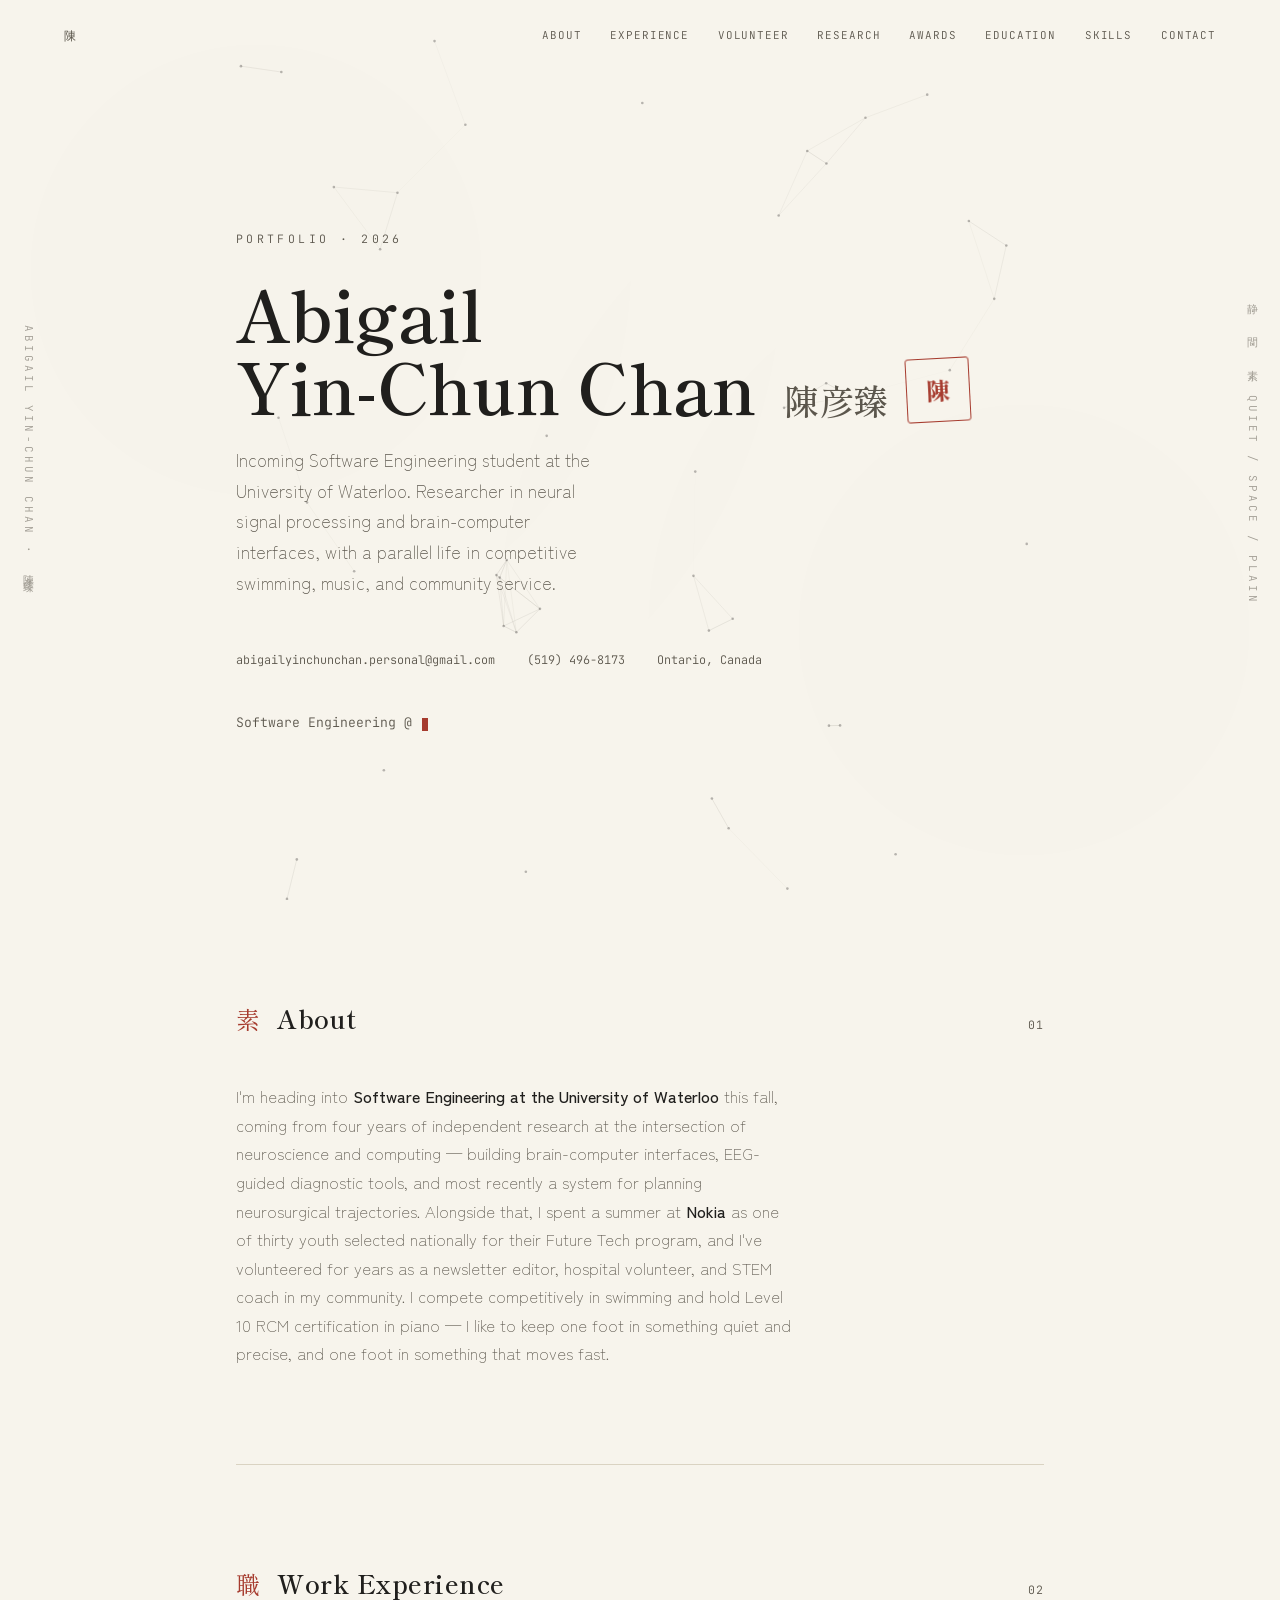
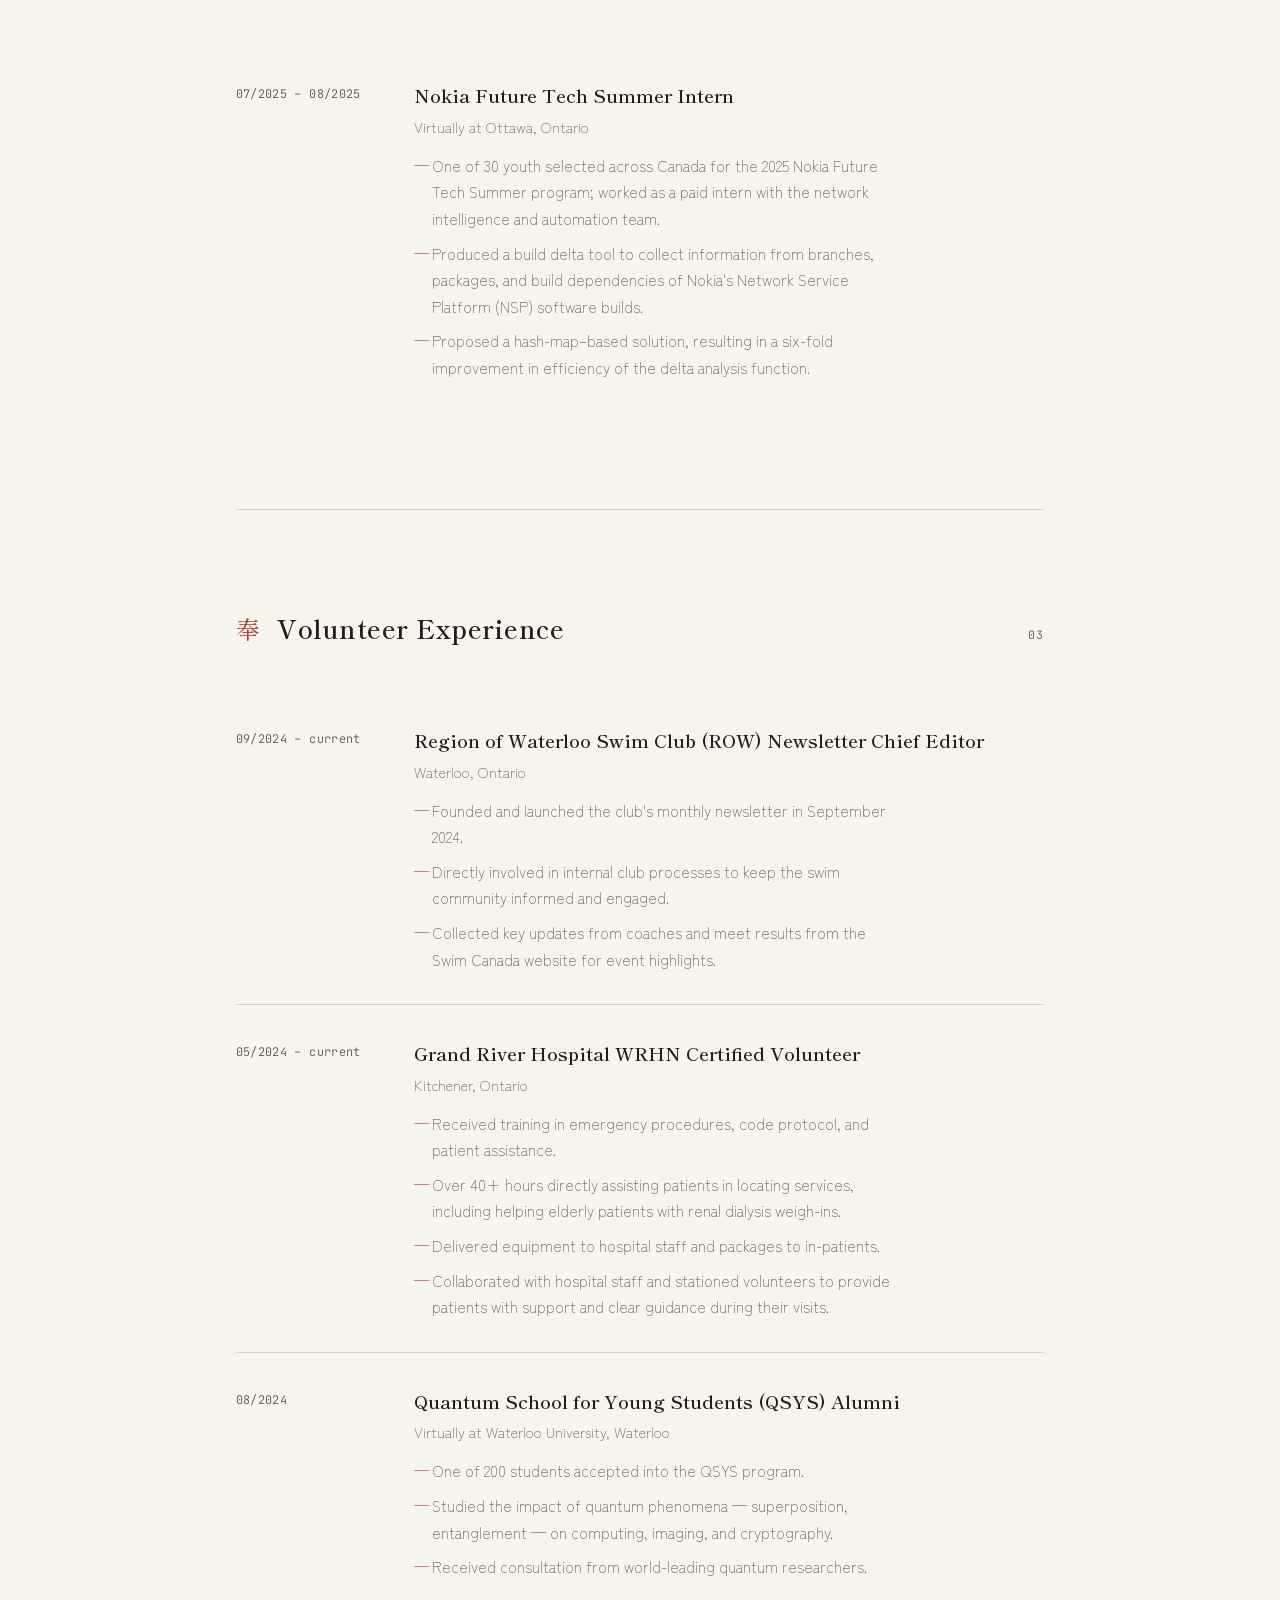
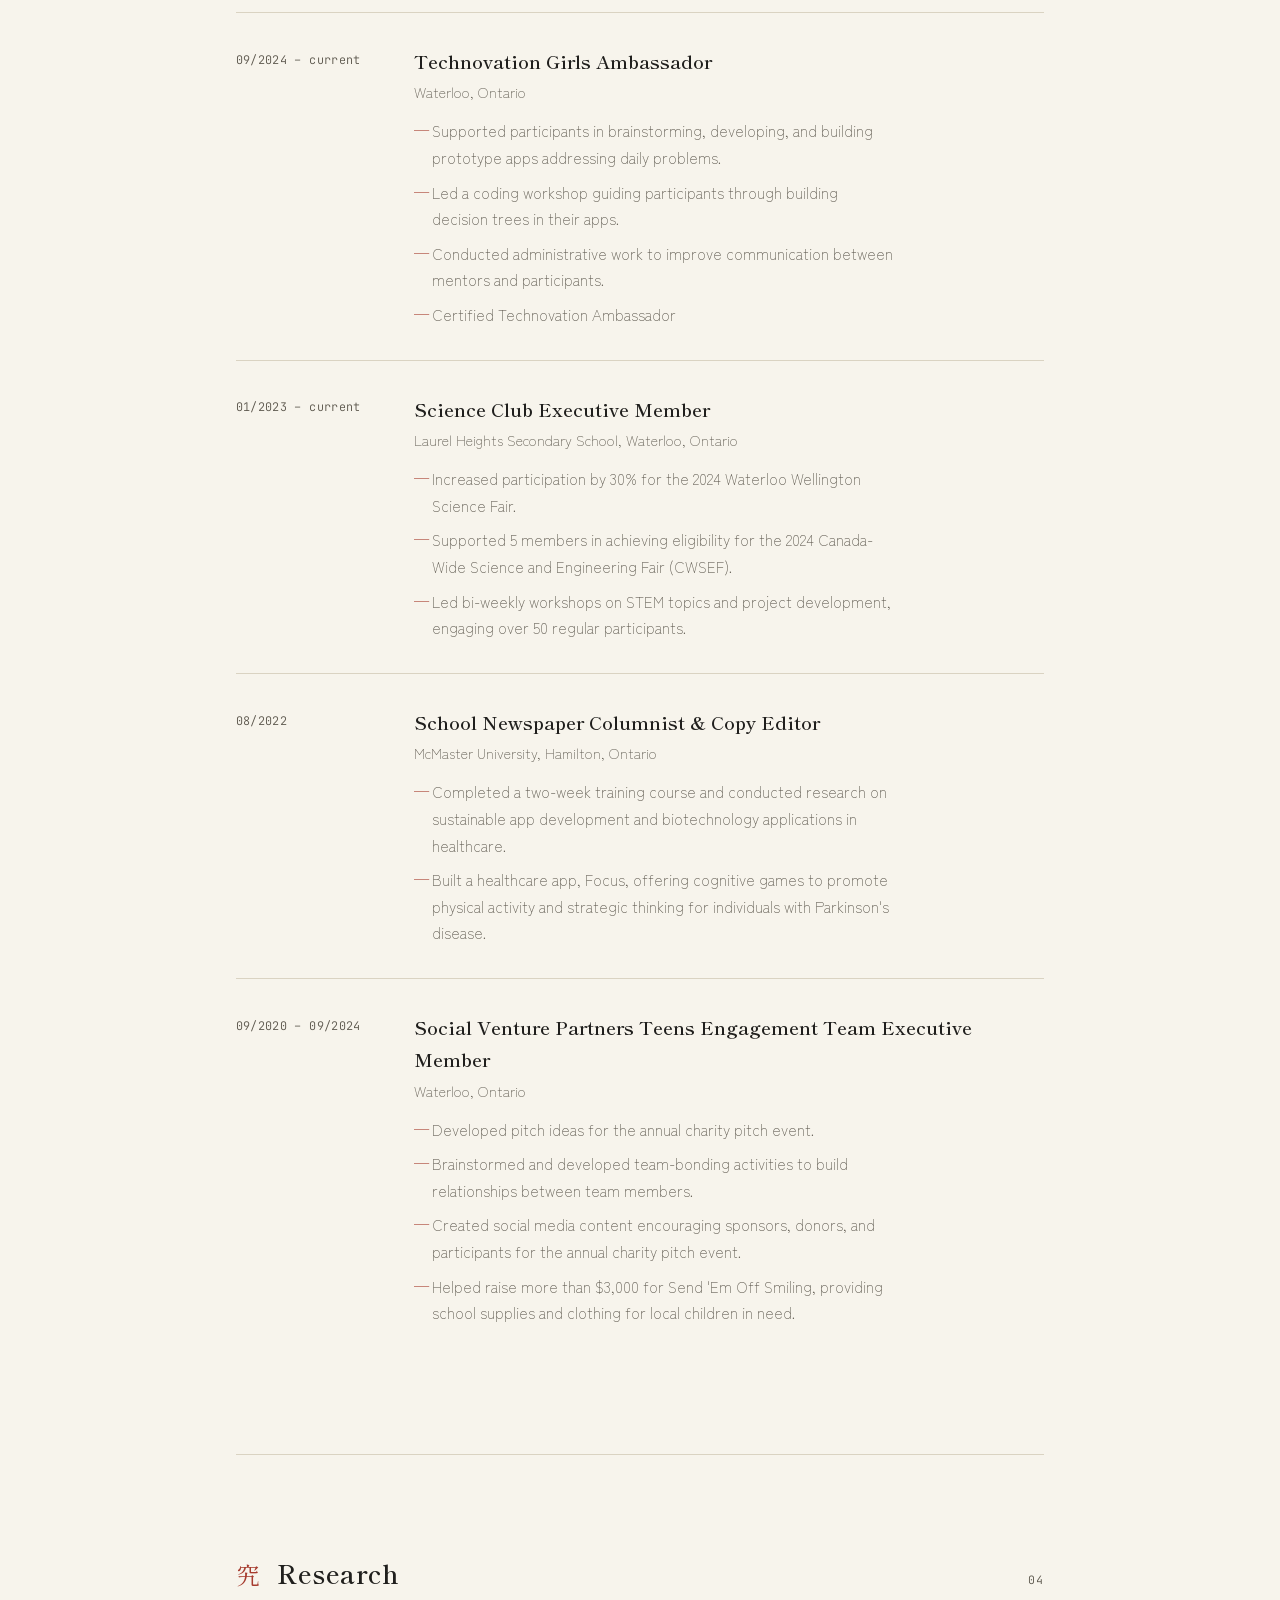
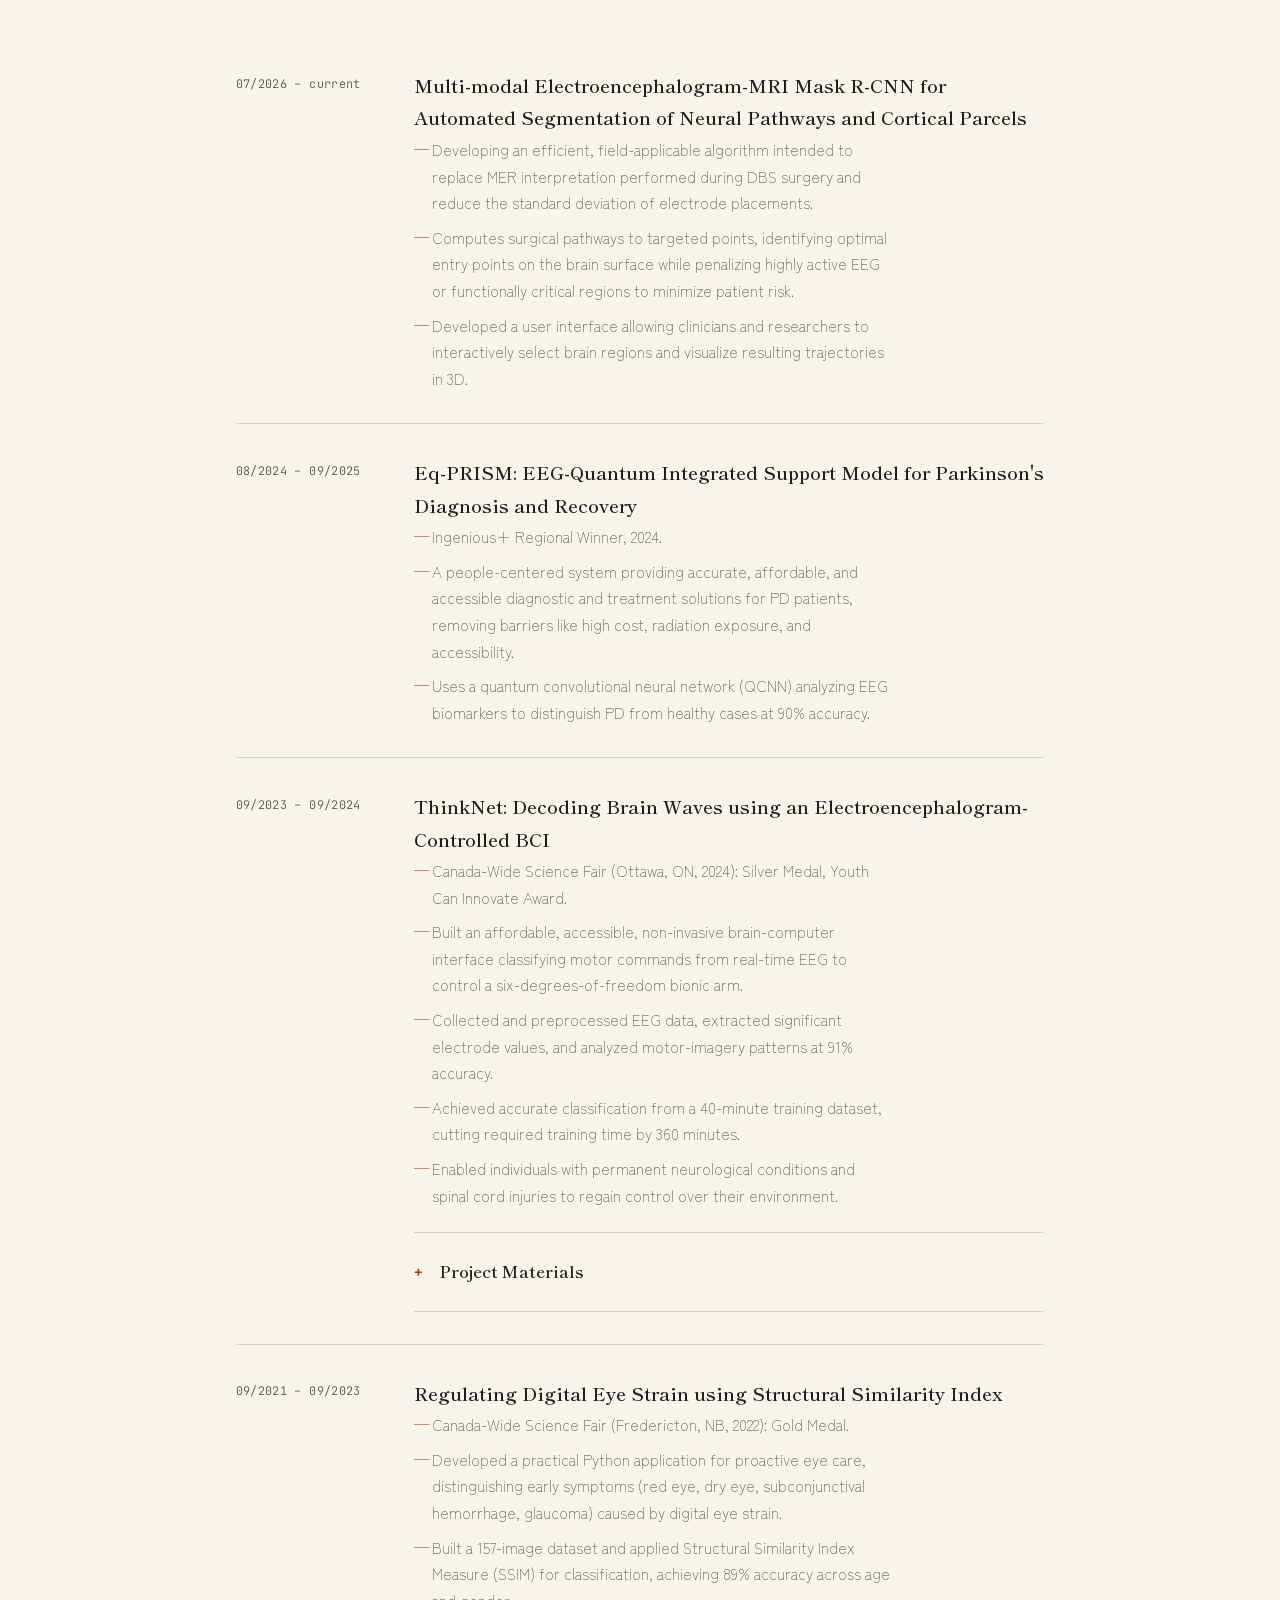
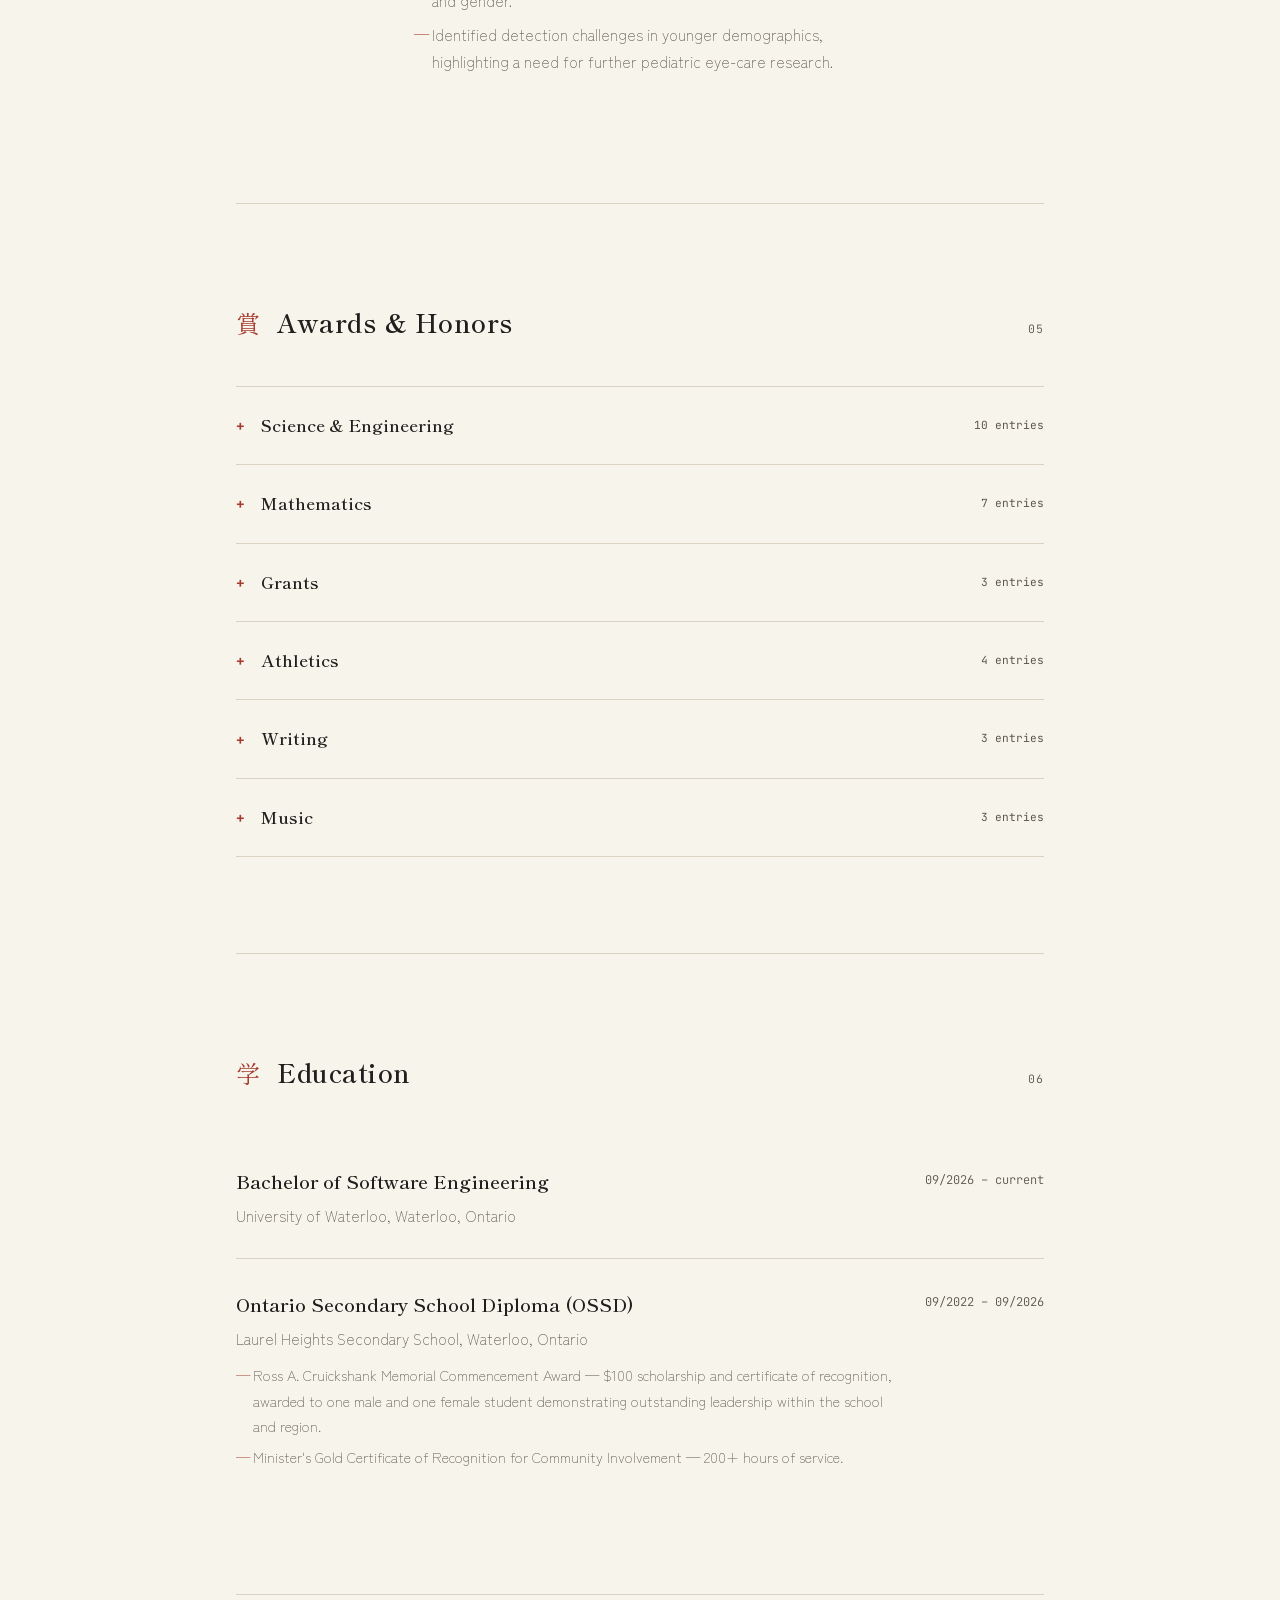
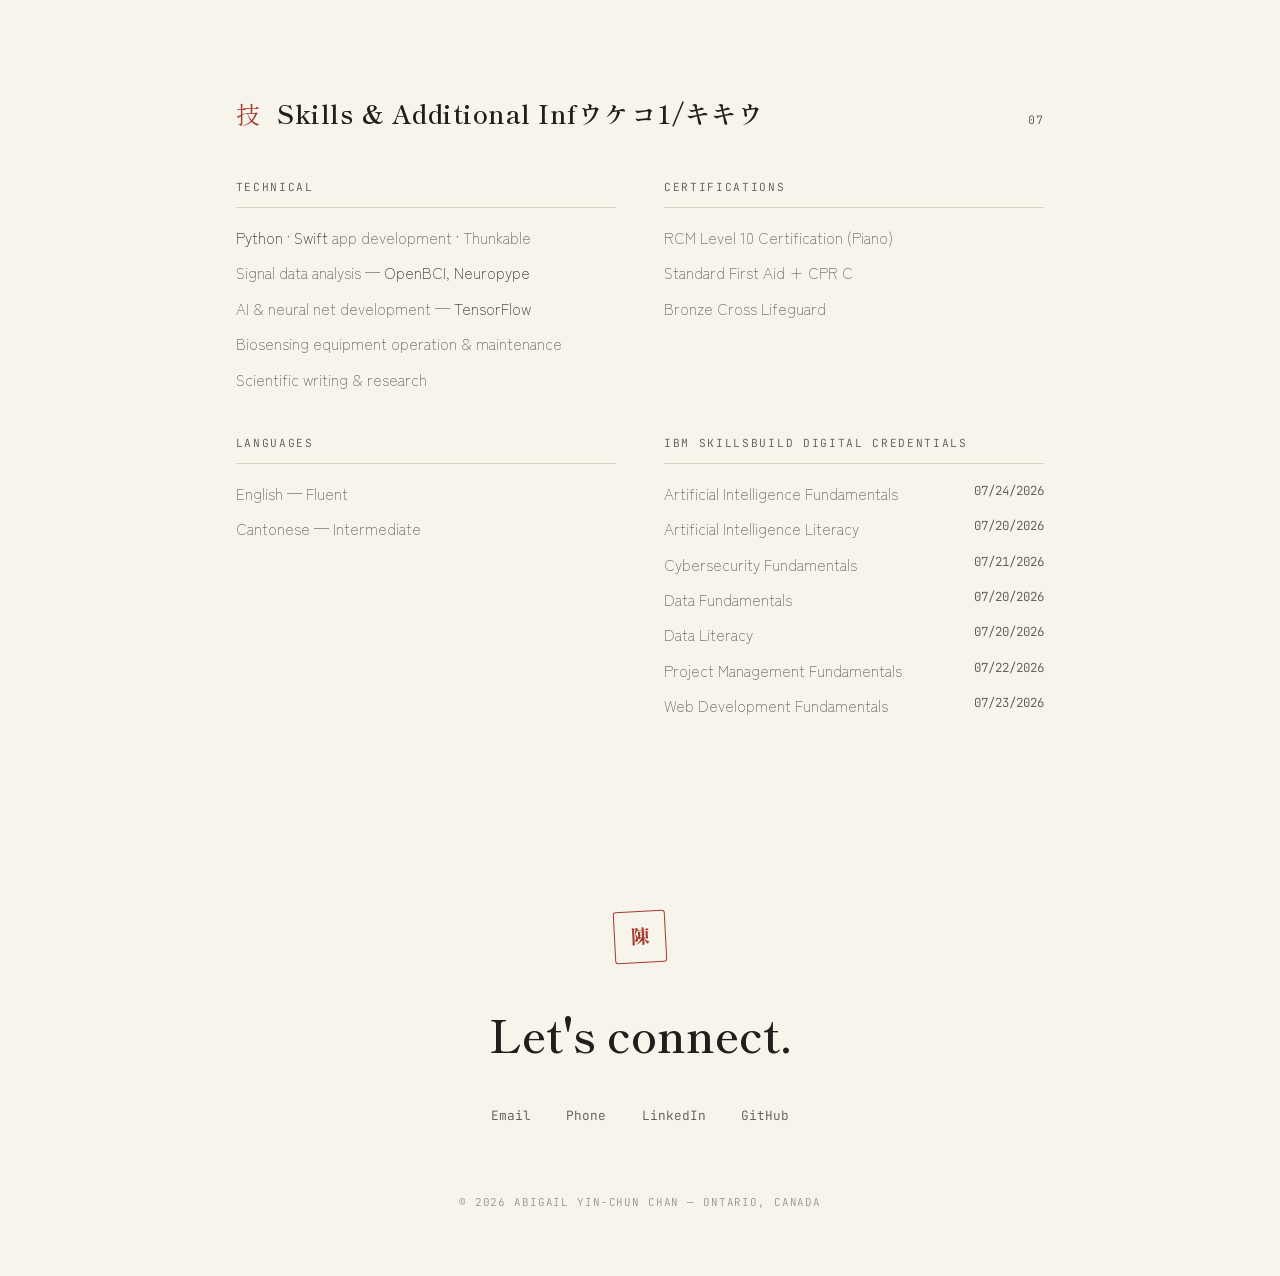
<file: index.html>
<!DOCTYPE html>
<html lang="en">
<head>
<meta charset="UTF-8">
<meta name="viewport" content="width=device-width, initial-scale=1.0">
<title>Abigail Yin-Chun Chan — Portfolio</title>
<link rel="preconnect" href="https://fonts.googleapis.com">
<link rel="preconnect" href="https://fonts.gstatic.com" crossorigin>
<link href="https://fonts.googleapis.com/css2?family=Shippori+Mincho:wght@400;500;600;700&family=Zen+Kaku+Gothic+New:wght@300;400;500;700&family=JetBrains+Mono:wght@400;500&display=swap" rel="stylesheet">
<style>
  :root{
    --paper: #F7F4EC;
    --paper-deep: #EFEADC;
    --ink: #201F1D;
    --ink-soft: #5B564C;
    --line: #DAD3C2;
    --seal: #A63B2E;

    --display: 'Shippori Mincho', serif;
    --body: 'Zen Kaku Gothic New', sans-serif;
    --mono: 'JetBrains Mono', monospace;
  }

  *{ margin:0; padding:0; box-sizing:border-box; }
  html{ scroll-behavior:smooth; }
  @media (prefers-reduced-motion: reduce){
    html{ scroll-behavior:auto; }
    *{ animation-duration:0.01ms !important; animation-iteration-count:1 !important; transition-duration:0.01ms !important; }
  }

  body{
    background:var(--paper);
    color:var(--ink);
    font-family:var(--body);
    font-weight:300;
    line-height:1.75;
    -webkit-font-smoothing:antialiased;
    overflow-x:hidden;
  }
  a{ color:inherit; text-decoration:none; }
  ::selection{ background:var(--seal); color:var(--paper); }
  :focus-visible{ outline:2px solid var(--seal); outline-offset:3px; }

  body::before{
    content:"";
    position:fixed; inset:0;
    pointer-events:none; z-index:1; opacity:0.35;
    background-image:
      radial-gradient(circle at 20% 30%, rgba(0,0,0,0.015) 0%, transparent 50%),
      radial-gradient(circle at 80% 70%, rgba(0,0,0,0.015) 0%, transparent 50%);
  }

  .rail{ position:fixed; top:0; bottom:0; width:56px; display:flex; align-items:center; justify-content:center; z-index:5; pointer-events:none; }
  .rail.left{ left:0; } .rail.right{ right:0; }
  .rail span{ writing-mode:vertical-rl; font-family:var(--mono); font-size:0.68rem; letter-spacing:0.28em; color:var(--ink-soft); opacity:0.55; text-transform:uppercase; }
  @media (max-width:900px){ .rail{ display:none; } }

  nav{ position:fixed; top:0; left:0; right:0; z-index:10; display:flex; justify-content:space-between; align-items:center; padding:1.6rem 4rem; pointer-events:none; }
  nav *{ pointer-events:auto; }
  .nav-mark{ font-family:var(--mono); font-size:0.72rem; letter-spacing:0.15em; color:var(--ink-soft); }
  .nav-links{ display:flex; gap:1.8rem; font-family:var(--mono); font-size:0.68rem; letter-spacing:0.08em; text-transform:uppercase; flex-wrap:wrap; justify-content:flex-end; }
  .nav-links a{ color:var(--ink-soft); position:relative; padding-bottom:2px; }
  .nav-links a::after{ content:""; position:absolute; left:0; right:0; bottom:-3px; height:1px; background:var(--seal); transform:scaleX(0); transform-origin:left; transition:transform 0.35s ease; }
  .nav-links a:hover::after, .nav-links a:focus-visible::after{ transform:scaleX(1); }
  @media (max-width:760px){ nav{ padding:1.2rem 1.6rem; } .nav-links{ display:none; } }
  @media (min-width:1000px){ .nav-links{ flex-wrap:nowrap; } }
  @media (min-width:900px){ .hero-name-row{ flex-wrap:nowrap; } }

  .wrap{ max-width:860px; margin:0 auto; padding:0 1.6rem; position:relative; z-index:2; }

  .hero{ min-height:100vh; display:flex; flex-direction:column; justify-content:center; padding-top:4rem; position:relative; overflow:hidden; }
  .hero-canvas{ position:absolute; inset:0; z-index:0; pointer-events:none; }
  .hero-content{ position:relative; z-index:1; }
  .hero-eyebrow{ font-family:var(--mono); font-size:0.72rem; letter-spacing:0.3em; color:var(--ink-soft); text-transform:uppercase; margin-bottom:1.6rem; opacity:0; animation:rise 0.9s 0.1s cubic-bezier(.2,.7,.2,1) forwards; }
  .hero-name-row{ display:flex; align-items:flex-end; gap:1.2rem; flex-wrap:wrap; }
  .hero h1{ font-family:var(--display); font-weight:600; font-size:clamp(2.4rem, 6.2vw, 4.4rem); line-height:1.05; letter-spacing:-0.01em; opacity:0; animation:rise 1s 0.25s cubic-bezier(.2,.7,.2,1) forwards; min-width:0; }
  .hero h1 .cjk{ font-size:0.5em; color:var(--ink-soft); font-weight:500; margin-left:0.3em; }
  .seal{ width:64px; height:64px; min-width:64px; border:1.5px solid var(--seal); color:var(--seal); display:flex; align-items:center; justify-content:center; font-family:var(--display); font-size:1.5rem; font-weight:700; border-radius:3px; transform:rotate(-3deg); opacity:0; animation:stamp 0.6s 0.9s cubic-bezier(.34,1.56,.64,1) forwards; flex-shrink:0; }
  .hero-role{ margin-top:1.4rem; font-size:1.1rem; font-weight:300; color:var(--ink-soft); max-width:40ch; opacity:0; animation:rise 0.9s 0.45s cubic-bezier(.2,.7,.2,1) forwards; }
  .hero-meta{ margin-top:3.2rem; display:flex; gap:2rem; flex-wrap:wrap; font-family:var(--mono); font-size:0.74rem; color:var(--ink-soft); opacity:0; animation:rise 0.9s 0.6s cubic-bezier(.2,.7,.2,1) forwards; }
  .hero-meta a:hover{ color:var(--seal); }

  .terminal{ margin-top:2.6rem; font-family:var(--mono); font-size:0.82rem; color:var(--ink-soft); min-height:1.4em; opacity:0; animation:rise 0.9s 0.78s cubic-bezier(.2,.7,.2,1) forwards; }
  .terminal .prompt-text{ white-space:pre; }
  .terminal .cursor{ display:inline-block; width:0.5em; height:1em; background:var(--seal); margin-left:2px; vertical-align:text-bottom; animation:blink 1s steps(1) infinite; }
  @keyframes blink{ 50%{ opacity:0; } }

  @keyframes rise{ from{ opacity:0; transform:translateY(16px); } to{ opacity:1; transform:translateY(0); } }
  @keyframes stamp{ 0%{ opacity:0; transform:rotate(-3deg) scale(1.4); } 100%{ opacity:1; transform:rotate(-3deg) scale(1); } }

  section{ padding:6rem 0; position:relative; }
  section + section{ border-top:1px solid var(--line); }
  .section-head{ display:flex; align-items:baseline; gap:1.1rem; margin-bottom:2.6rem; }
  .glyph{ font-family:var(--display); font-size:1.5rem; color:var(--seal); line-height:1; }
  .section-title{ font-family:var(--display); font-size:1.6rem; font-weight:600; letter-spacing:0.02em; }
  .section-num{ margin-left:auto; font-family:var(--mono); font-size:0.72rem; color:var(--ink-soft); letter-spacing:0.1em; }

  .reveal{ opacity:0; transform:translateY(24px); transition:opacity 0.8s cubic-bezier(.2,.7,.2,1), transform 0.8s cubic-bezier(.2,.7,.2,1); }
  .reveal.in{ opacity:1; transform:translateY(0); }

  .about-text{ font-size:1.02rem; color:var(--ink-soft); max-width:62ch; }
  .about-text strong{ color:var(--ink); font-weight:500; }

  .entry{ display:grid; grid-template-columns:150px 1fr; gap:1.8rem; padding:2rem 0; }
  .entry + .entry{ border-top:1px solid var(--line); }
  .entry-date{ font-family:var(--mono); font-size:0.74rem; color:var(--ink-soft); letter-spacing:0.03em; padding-top:0.3rem; }
  .entry-title{ font-family:var(--display); font-size:1.15rem; font-weight:600; margin-bottom:0.15rem; }
  .entry-org{ font-size:0.9rem; color:var(--ink-soft); margin-bottom:0.8rem; }
  .entry ul{ list-style:none; display:flex; flex-direction:column; gap:0.5rem; }
  .entry li{ position:relative; padding-left:1.1rem; font-size:0.95rem; color:var(--ink-soft); max-width:60ch; }
  .entry li::before{ content:"—"; position:absolute; left:0; color:var(--seal); }
  @media (max-width:600px){ .entry{ grid-template-columns:1fr; gap:0.5rem; } }

  .skill-groups{ display:grid; grid-template-columns:repeat(2, 1fr); gap:2.6rem 3rem; }
  @media (max-width:600px){ .skill-groups{ grid-template-columns:1fr; } }
  .skill-group-label{ font-family:var(--mono); font-size:0.7rem; letter-spacing:0.15em; text-transform:uppercase; color:var(--ink-soft); margin-bottom:1rem; padding-bottom:0.6rem; border-bottom:1px solid var(--line); }
  .skill-list{ display:flex; flex-direction:column; gap:0.55rem; font-size:0.95rem; color:var(--ink-soft); }
  .skill-list span.hl{ color:var(--ink); }
  .skill-list .cred-row{ display:flex; justify-content:space-between; gap:1rem; }
  .skill-list .cred-date{ font-family:var(--mono); font-size:0.78rem; color:var(--ink-soft); white-space:nowrap; }

  .skill-list a{
    color: inherit;
    text-decoration: none;
    border-bottom: 1px solid transparent;
    transition: color .25s ease, border-color .25s ease;
  }
  
  .skill-list a:hover{
      color: var(--seal);
      border-bottom-color: var(--seal);
  }
  .edu-item{ display:flex; justify-content:space-between; align-items:flex-start; gap:1.5rem; padding:1.8rem 0; }
  .edu-item + .edu-item{ border-top:1px solid var(--line); }
  .edu-degree{ font-family:var(--display); font-size:1.15rem; font-weight:600; }
  .edu-school{ color:var(--ink-soft); font-size:0.95rem; margin-top:0.3rem; }
  .edu-item ul{ list-style:none; margin-top:0.7rem; display:flex; flex-direction:column; gap:0.4rem; }
  .edu-item li{ position:relative; padding-left:1.1rem; font-size:0.9rem; color:var(--ink-soft); }
  .edu-item li::before{ content:"—"; position:absolute; left:0; color:var(--seal); }
  .edu-date{ font-family:var(--mono); font-size:0.75rem; color:var(--ink-soft); white-space:nowrap; padding-top:0.3rem; }
  @media (max-width:600px){ .edu-item{ flex-direction:column; gap:0.4rem; } }

  /* awards — scroll accordion */
  .award-group{ border-top:1px solid var(--line); }
  .award-group:last-child{ border-bottom:1px solid var(--line); }
  .award-group summary{
    list-style:none; cursor:pointer; padding:1.5rem 0; display:flex; align-items:center; gap:1rem;
    font-family:var(--display); font-size:1.05rem; font-weight:600;
  }
  .award-group summary::-webkit-details-marker{ display:none; }
  .award-group summary .count{ margin-left:auto; font-family:var(--mono); font-size:0.7rem; color:var(--ink-soft); font-weight:400; }
  .award-group summary .plus{ color:var(--seal); font-family:var(--mono); font-size:0.9rem; transition:transform 0.3s ease; }
  .award-group[open] summary .plus{ transform:rotate(45deg); }
  .award-body{ padding:0 0 2rem 0; }
  .award-row{ display:flex; gap:1rem; padding:0.85rem 0; border-top:1px solid var(--paper-deep); align-items:baseline; }
  .award-row:first-child{ border-top:none; }
  .award-name{ font-size:0.94rem; }
  .award-detail{ font-size:0.85rem; color:var(--ink-soft); margin-top:0.15rem; }
  .award-meta{ margin-left:auto; font-family:var(--mono); font-size:0.72rem; color:var(--ink-soft); white-space:nowrap; }

  footer{ padding:6rem 0 4rem; text-align:center; }
  .footer-seal{ width:52px; height:52px; margin:0 auto 2rem; border:1.5px solid var(--seal); color:var(--seal); border-radius:3px; display:flex; align-items:center; justify-content:center; font-family:var(--display); font-size:1.2rem; font-weight:700; transform:rotate(-3deg); }
  footer h2{ font-family:var(--display); font-size:clamp(1.8rem, 5vw, 2.8rem); font-weight:600; margin-bottom:1.6rem; }
  .footer-links{ display:flex; justify-content:center; gap:2.2rem; flex-wrap:wrap; margin-top:2rem; font-family:var(--mono); font-size:0.8rem; }
  .footer-links a{ color:var(--ink-soft); border-bottom:1px solid transparent; }
  .footer-links a:hover{ color:var(--seal); border-bottom-color:var(--seal); }
  .footer-note{ margin-top:4rem; font-family:var(--mono); font-size:0.68rem; color:var(--ink-soft); opacity:0.6; letter-spacing:0.08em; }
</style>
</head>
<body>

  <div class="rail left"><span>ABIGAIL YIN-CHUN CHAN · 陳彦臻</span></div>
  <div class="rail right"><span>静 · 間 · 素 — QUIET / SPACE / PLAIN</span></div>

  <nav>
    <div class="nav-mark">陳</div>
    <div class="nav-links">
      <a href="#about">About</a>
      <a href="#experience">Experience</a>
      <a href="#volunteer">Volunteer</a>
      <a href="#research">Research</a>
      <a href="#awards">Awards</a>
      <a href="#education">Education</a>
      <a href="#skills">Skills</a>
      <a href="#contact">Contact</a>
    </div>
  </nav>

  <div class="wrap">

    <!-- HERO -->
    <header class="hero">
      <canvas id="circuit" class="hero-canvas"></canvas>
      <div class="hero-content">
        <div class="hero-eyebrow">Portfolio · 2026</div>
        <div class="hero-name-row">
          <h1>Abigail<br>Yin-Chun Chan <span class="cjk">陳彦臻</span></h1>
          <div class="seal">陳</div>
        </div>
        <p class="hero-role">Incoming Software Engineering student at the University of Waterloo. Researcher in neural signal processing and brain-computer interfaces, with a parallel life in competitive swimming, music, and community service.</p>
        <div class="hero-meta">
          <a href="mailto:abigailyinchunchan.personal@gmail.com">abigailyinchunchan.personal@gmail.com</a>
          <a href="tel:+15194968173">(519) 496-8173</a>
          <a href="#">Ontario, Canada</a>
        </div>
        <div class="terminal"><span class="prompt-text" id="terminalLine">&gt; whoami</span><span class="cursor"></span></div>
      </div>
    </header>

    <!-- ABOUT -->
    <section id="about">
      <div class="section-head reveal">
        <span class="glyph">素</span>
        <span class="section-title">About</span>
        <span class="section-num">01</span>
      </div>
      <p class="about-text reveal">
        I'm heading into <strong>Software Engineering at the University of Waterloo</strong> this fall,
        coming from four years of independent research at the intersection of neuroscience and computing —
        building brain-computer interfaces, EEG-guided diagnostic tools, and most recently a system for
        planning neurosurgical trajectories. Alongside that, I spent a summer at <strong>Nokia</strong> as one
        of thirty youth selected nationally for their Future Tech program, and I've volunteered for years as
        a newsletter editor, hospital volunteer, and STEM coach in my community. I compete competitively in
        swimming and hold Level 10 RCM certification in piano — I like to keep one foot in something quiet
        and precise, and one foot in something that moves fast.
      </p>
    </section>

    <!-- WORK EXPERIENCE -->
    <section id="experience">
      <div class="section-head reveal">
        <span class="glyph">職</span>
        <span class="section-title">Work Experience</span>
        <span class="section-num">02</span>
      </div>

      <div class="entry reveal">
        <div class="entry-date">07/2025 – 08/2025</div>
        <div>
          <div class="entry-title">Nokia Future Tech Summer Intern</div>
          <div class="entry-org">Virtually at Ottawa, Ontario</div>
          <ul>
            <li>One of 30 youth selected across Canada for the 2025 Nokia Future Tech Summer program; worked as a paid intern with the network intelligence and automation team.</li>
            <li>Produced a build delta tool to collect information from branches, packages, and build dependencies of Nokia's Network Service Platform (NSP) software builds.</li>
            <li>Proposed a hash-map–based solution, resulting in a six-fold improvement in efficiency of the delta analysis function.</li>
          </ul>
        </div>
      </div>
    </section>

    <!-- VOLUNTEER -->
    <section id="volunteer">
      <div class="section-head reveal">
        <span class="glyph">奉</span>
        <span class="section-title">Volunteer Experience</span>
        <span class="section-num">03</span>
      </div>

      <div class="entry reveal">
        <div class="entry-date">09/2024 – current</div>
        <div>
          <div class="entry-title">Region of Waterloo Swim Club (ROW) Newsletter Chief Editor</div>
          <div class="entry-org">Waterloo, Ontario</div>
          <ul>
            <li>Founded and launched the club's monthly newsletter in September 2024.</li>
            <li>Directly involved in internal club processes to keep the swim community informed and engaged.</li>
            <li>Collected key updates from coaches and meet results from the Swim Canada website for event highlights.</li>
          </ul>
        </div>
      </div>

      <div class="entry reveal">
        <div class="entry-date">05/2024 – current</div>
        <div>
          <div class="entry-title">Grand River Hospital WRHN Certified Volunteer</div>
          <div class="entry-org">Kitchener, Ontario</div>
          <ul>
            <li>Received training in emergency procedures, code protocol, and patient assistance.</li>
            <li>Over 40+ hours directly assisting patients in locating services, including helping elderly patients with renal dialysis weigh-ins.</li>
            <li>Delivered equipment to hospital staff and packages to in-patients.</li>
            <li>Collaborated with hospital staff and stationed volunteers to provide patients with support and clear guidance during their visits.</li>
          </ul>
        </div>
      </div>

      <div class="entry reveal">
        <div class="entry-date">08/2024</div>
        <div>
          <div class="entry-title">Quantum School for Young Students (QSYS) Alumni</div>
          <div class="entry-org">Virtually at Waterloo University, Waterloo</div>
          <ul>
            <li>One of 200 students accepted into the QSYS program.</li>
            <li>Studied the impact of quantum phenomena — superposition, entanglement — on computing, imaging, and cryptography.</li>
            <li>Received consultation from world-leading quantum researchers.</li>
          </ul>
        </div>
      </div>
    
    <div class="entry reveal">
      <div class="entry-date">09/2024 – current</div>
      <div>
        <div class="entry-title">Technovation Girls Ambassador</div>
        <div class="entry-org">Waterloo, Ontario</div>
    
        <ul>
          <li>Supported participants in brainstorming, developing, and building prototype apps addressing daily problems.</li>
    
          <li>Led a coding workshop guiding participants through building decision trees in their apps.</li>
    
          <li>Conducted administrative work to improve communication between mentors and participants.</li>
    
          <li>
            <a href="certifications/Technovation%20Ambassador%20Certificate.pdf" target="_blank">
              Certified Technovation Ambassador
            </a>
          </li>
        </ul>
      </div>
    </div>

      <div class="entry reveal">
        <div class="entry-date">01/2023 – current</div>
        <div>
          <div class="entry-title">Science Club Executive Member</div>
          <div class="entry-org">Laurel Heights Secondary School, Waterloo, Ontario</div>
          <ul>
            <li>Increased participation by 30% for the 2024 Waterloo Wellington Science Fair.</li>
            <li>Supported 5 members in achieving eligibility for the 2024 Canada-Wide Science and Engineering Fair (CWSEF).</li>
            <li>Led bi-weekly workshops on STEM topics and project development, engaging over 50 regular participants.</li>
          </ul>
        </div>
      </div>

      <div class="entry reveal">
        <div class="entry-date">08/2022</div>
        <div>
          <div class="entry-title">School Newspaper Columnist &amp; Copy Editor</div>
          <div class="entry-org">McMaster University, Hamilton, Ontario</div>
          <ul>
            <li>Completed a two-week training course and conducted research on sustainable app development and biotechnology applications in healthcare.</li>
            <li>Built a healthcare app, Focus, offering cognitive games to promote physical activity and strategic thinking for individuals with Parkinson's disease.</li>
          </ul>
        </div>
      </div>

      <div class="entry reveal">
        <div class="entry-date">09/2020 – 09/2024</div>
        <div>
          <div class="entry-title">Social Venture Partners Teens Engagement Team Executive Member</div>
          <div class="entry-org">Waterloo, Ontario</div>
          <ul>
            <li>Developed pitch ideas for the annual charity pitch event.</li>
            <li>Brainstormed and developed team-bonding activities to build relationships between team members.</li>
            <li>Created social media content encouraging sponsors, donors, and participants for the annual charity pitch event.</li>
            <li>Helped raise more than $3,000 for Send 'Em Off Smiling, providing school supplies and clothing for local children in need.</li>
          </ul>
        </div>
      </div>
    </section>

    <!-- RESEARCH -->
    <section id="research">
      <div class="section-head reveal">
        <span class="glyph">究</span>
        <span class="section-title">Research</span>
        <span class="section-num">04</span>
      </div>

      <div class="entry reveal">
        <div class="entry-date">07/2026 – current</div>
        <div>
          <div class="entry-title">Multi-modal Electroencephalogram-MRI Mask R-CNN for Automated Segmentation of Neural Pathways and Cortical Parcels</div>
          <ul>
            <li>Developing an efficient, field-applicable algorithm intended to replace MER interpretation performed during DBS surgery and reduce the standard deviation of electrode placements.</li>
            <li>Computes surgical pathways to targeted points, identifying optimal entry points on the brain surface while penalizing highly active EEG or functionally critical regions to minimize patient risk.</li>
            <li>Developed a user interface allowing clinicians and researchers to interactively select brain regions and visualize resulting trajectories in 3D.</li>
          </ul>
        </div>
      </div>

      <div class="entry reveal">
        <div class="entry-date">08/2024 – 09/2025</div>
        <div>
          <div class="entry-title">Eq-PRISM: EEG-Quantum Integrated Support Model for Parkinson's Diagnosis and Recovery</div>
          <ul>
            <li>Ingenious+ Regional Winner, 2024.</li>
            <li>A people-centered system providing accurate, affordable, and accessible diagnostic and treatment solutions for PD patients, removing barriers like high cost, radiation exposure, and accessibility.</li>
            <li>Uses a quantum convolutional neural network (QCNN) analyzing EEG biomarkers to distinguish PD from healthy cases at 90% accuracy.</li>
          </ul>
        </div>
      </div>

    <div class="entry reveal">
      <div class="entry-date">09/2023 – 09/2024</div>
      <div>
        <div class="entry-title">ThinkNet: Decoding Brain Waves using an Electroencephalogram-Controlled BCI</div>
    
        <ul>
          <li>Canada-Wide Science Fair (Ottawa, ON, 2024): Silver Medal, Youth Can Innovate Award.</li>
          <li>Built an affordable, accessible, non-invasive brain-computer interface classifying motor commands from real-time EEG to control a six-degrees-of-freedom bionic arm.</li>
          <li>Collected and preprocessed EEG data, extracted significant electrode values, and analyzed motor-imagery patterns at 91% accuracy.</li>
          <li>Achieved accurate classification from a 40-minute training dataset, cutting required training time by 360 minutes.</li>
          <li>Enabled individuals with permanent neurological conditions and spinal cord injuries to regain control over their environment.</li>
        </ul>
    
        <!-- PROJECT ASSETS DROPDOWN -->
        <details class="award-group" style="margin-top:1.5rem;">
          <summary>
            <span class="plus">+</span>
            Project Materials
          </summary>
    
          <div class="award-body">
    
            <div class="award-row">
              <div>
                <div class="award-name">
                  Project Board
                </div>
    
                <div class="award-detail">
                  Full project documentation, methodology, and results.
                </div>
    
                <a href="https://partner.projectboard.world/ysc/project/thinknet-decoding-brain-waves-using-an-electroencephalogram-controlled-bci"
                   target="_blank">
                  View ThinkNet Project Board →
                </a>
              </div>
            </div>
    
    
            <div class="award-row">
              <div>
                <div class="award-name">
                  Demonstration Video
                </div>
    
                <div class="award-detail">
                  Electroencephalogram controlled bionic arm demonstration
                </div>
    
                <div style="margin-top:1rem;">
                  <iframe
                    width="100%"
                    height="50%"
                    src="https://www.youtube.com/embed/i0wtKUw-zyU"
                    title="ThinkNet BCI Presentation"
                    frameborder="0"
                    allow="accelerometer; autoplay; clipboard-write; encrypted-media; gyroscope; picture-in-picture"
                    allowfullscreen>
                  </iframe>
                </div>
    
              </div>
            </div>
    
    
            <div class="award-row">
              <div>
                <div class="award-name">
                  CWSEF Poster
                </div>
    
                <div class="award-detail">
                  Research poster presented at the 2024 Canada-Wide Science Fair.
                </div>
    
                <a href="posters/ThinkNet_CWSEF_Poster.pdf"
                   target="_blank">
                  View Poster →
                </a>
    
              </div>
            </div>
    
    
          </div>
        </details>
    
      </div>
    </div>

      <div class="entry reveal">
        <div class="entry-date">09/2021 – 09/2023</div>
        <div>
          <div class="entry-title">Regulating Digital Eye Strain using Structural Similarity Index</div>
          <ul>
            <li>Canada-Wide Science Fair (Fredericton, NB, 2022): Gold Medal.</li>
            <li>Developed a practical Python application for proactive eye care, distinguishing early symptoms (red eye, dry eye, subconjunctival hemorrhage, glaucoma) caused by digital eye strain.</li>
            <li>Built a 157-image dataset and applied Structural Similarity Index Measure (SSIM) for classification, achieving 89% accuracy across age and gender.</li>
            <li>Identified detection challenges in younger demographics, highlighting a need for further pediatric eye-care research.</li>
          </ul>
        </div>
      </div>
    </section>

    <!-- AWARDS -->
    <section id="awards">
      <div class="section-head reveal">
        <span class="glyph">賞</span>
        <span class="section-title">Awards &amp; Honors</span>
        <span class="section-num">05</span>
      </div>

      <details class="award-group reveal">
        <summary><span class="plus">+</span> Science &amp; Engineering <span class="count">10 entries</span></summary>
        <div class="award-body">
          <div class="award-row"><div><div class="award-name">Canada-Wide Science Fair — Intermediate Division: ThinkNet</div><div class="award-detail">Decoding Brain Waves using an EEG-controlled BCI — Silver Medallion, Youth Can Innovate Award, $750 cash prize, $2,000 Western University &amp; $4,000 Mount Allison University scholarships</div></div><div class="award-meta">2024</div></div>
          <div class="award-row"><div><div class="award-name">Canada-Wide Science Fair — Junior Division</div><div class="award-detail">Regulating Digital Eye Strain using SSIM — Gold Medallion, $4,000 Western University scholarship</div></div><div class="award-meta">2022</div></div>
          <div class="award-row"><div><div class="award-name">Waterloo Wellington Regional Science &amp; Engineering Fair — Senior Division</div><div class="award-detail">Gold Medallion, $1,000 scholarships each from Waterloo, Laurier &amp; Guelph</div></div><div class="award-meta">2026</div></div>
          <div class="award-row"><div><div class="award-name">Waterloo Wellington Regional Science &amp; Engineering Fair — Senior Division</div><div class="award-detail">Gold Medallion, $1,000 scholarships each from Waterloo, Laurier &amp; Guelph</div></div><div class="award-meta">2025</div></div>
          <div class="award-row"><div><div class="award-name">Waterloo Wellington Regional Science &amp; Engineering Fair — Intermediate Division</div><div class="award-detail">Gold Medallion, $150 cash prize, $750 SHAD scholarship, Award of Merit</div></div><div class="award-meta">2024</div></div>
          <div class="award-row"><div><div class="award-name">Waterloo Wellington Regional Science &amp; Engineering Fair — Intermediate Division</div><div class="award-detail">Gold Medallion, $100 cash prize, $500 SHAD scholarship</div></div><div class="award-meta">2023</div></div>
          <div class="award-row"><div><div class="award-name">Waterloo Wellington Regional Science &amp; Engineering Fair — Junior Division</div><div class="award-detail">Gold Medallion, $80 cash prize, $500 SHAD scholarship, Award of Merit</div></div><div class="award-meta">2022</div></div>
          <div class="award-row"><div><div class="award-name">Technovation Girls Canada Challenge</div><div class="award-detail">National Semifinalist, Waterloo Chapter Grand Prize Winner</div></div><div class="award-meta">2025</div></div>
          <div class="award-row"><div><div class="award-name">Technovation Girls Canada Challenge</div><div class="award-detail">Waterloo Chapter Grand Prize Winner</div></div><div class="award-meta">2024</div></div>
          <div class="award-row"><div><div class="award-name">Technovation Girls Canada Challenge</div><div class="award-detail">Waterloo Chapter Best Pitch Award</div></div><div class="award-meta">2023</div></div>
          <div class="award-row"><div><div class="award-name">Canadian Youth Science Conference</div><div class="award-detail">Gold Award, Grand Prize Winner, $500 SHAD scholarship</div></div><div class="award-meta">2024</div></div>
        </div>
      </details>

      <details class="award-group reveal">
        <summary><span class="plus">+</span> Mathematics <span class="count">7 entries</span></summary>
        <div class="award-body">
          <div class="award-row"><div><div class="award-name">Canadian Senior Mathematics Contest</div><div class="award-detail">Certificate of Distinction — Top 25%</div></div><div class="award-meta">2025</div></div>
          <div class="award-row"><div><div class="award-name">Fryer Contest</div><div class="award-detail">Certificate of Distinction — Top 25%</div></div><div class="award-meta">2025</div></div>
          <div class="award-row"><div><div class="award-name">Cayley Contest</div><div class="award-detail">Certificate of Distinction — Score 126, Top 25%</div></div><div class="award-meta">2024</div></div>
          <div class="award-row"><div><div class="award-name">Galois Contest</div><div class="award-detail">Certificate of Distinction — Group V, Score 31</div></div><div class="award-meta">2024</div></div>
          <div class="award-row"><div><div class="award-name">Canadian Intermediate Mathematics Contest (CIMC)</div><div class="award-detail">Certificate of Distinction — Score 47, Top 25% of 8,450 participants (National Average 30.1)</div></div><div class="award-meta">2022</div></div>
          <div class="award-row"><div><div class="award-name">Pascal Contest</div><div class="award-detail">Certificate of Distinction — Score 132, Top 25%</div></div><div class="award-meta">2022 – 23</div></div>
          <div class="award-row"><div><div class="award-name">Gauss Contest</div><div class="award-detail">Certificate of Distinction — Score 127, Top 25%</div></div><div class="award-meta">2022</div></div>
        </div>
      </details>

      <details class="award-group reveal">
        <summary><span class="plus">+</span> Grants <span class="count">3 entries</span></summary>
        <div class="award-body">
          <div class="award-row"><div><div class="award-name">Youth Creativity Fund</div><div class="award-detail">$500 individual entry grant</div></div><div class="award-meta">2025</div></div>
          <div class="award-row"><div><div class="award-name">Ingenious+ Regional Award — EEG-Quantum Integrated Support Model for Parkinson's Diagnosis and Recovery</div><div class="award-detail">$1,000 cash prize</div></div><div class="award-meta">2025</div></div>
          <div class="award-row"><div><div class="award-name">Ingenious+ Regional Award — EM-PATH: EEG-MRI Brain Models for Automated Computation of Neurosurgical Trajectories</div><div class="award-detail">$1,000 cash prize</div></div><div class="award-meta">2026</div></div>
          <div class="award-row"><div><div class="award-name">Sprout Ideas Fellowship — Beyond the Blocks</div><div class="award-detail">$5,000 grant; organized elite swimmers (14–18) to mentor junior ROW athletes (13 and under) through development workshops, building confidence, team bonding, and passing down ROW values across generations of swimmers</div></div><div class="award-meta">—</div></div>
        </div>
      </details>

      <details class="award-group reveal">
        <summary><span class="plus">+</span> Athletics <span class="count">4 entries</span></summary>
        <div class="award-body">
          <div class="award-row"><div><div class="award-name">Most Valued Swimmer</div></div><div class="award-meta">2018 – 19</div></div>
          <div class="award-row"><div><div class="award-name">Ontario Open Water Championships — 17&amp;O Division, 1000m</div><div class="award-detail">Bronze Medalist</div></div><div class="award-meta">—</div></div>
          <div class="award-row"><div><div class="award-name">Most Spirited Award</div></div><div class="award-meta">2024 – 25</div></div>
          <div class="award-row"><div><div class="award-name">Senior Athlete of the Year</div></div><div class="award-meta">2024 – 25</div></div>
        </div>
      </details>

      <details class="award-group reveal">
        <summary><span class="plus">+</span> Writing <span class="count">3 entries</span></summary>
        <div class="award-body">
          <div class="award-row"><div><div class="award-name">Laurel Heights Secondary School Editor's Award for The Forecast</div><div class="award-detail">In recognition of 3 years of membership and contributions</div></div><div class="award-meta">2025</div></div>
          <div class="award-row"><div><div class="award-name">My Canada Project Competition</div><div class="award-detail">Third place</div></div><div class="award-meta">2022</div></div>
          <div class="award-row"><div><div class="award-name">Polar Expressions Publishing National Short Story Writing Competition</div><div class="award-detail">National Champion — 1st place</div></div><div class="award-meta">2021</div></div>
        </div>
      </details>

      <details class="award-group reveal">
        <summary><span class="plus">+</span> Music <span class="count">3 entries</span></summary>
        <div class="award-body">
          <div class="award-row"><div><div class="award-name">Waterloo Kiwanis Music Festival Provincials Delegate</div></div><div class="award-meta">2021</div></div>
          <div class="award-row"><div><div class="award-name">Ontario Music Festival Association (OMFA) Niagara Provincials Competition</div><div class="award-detail">Honorable Mention</div></div><div class="award-meta">2019</div></div>
          <div class="award-row"><div><div class="award-name">Waterloo Kiwanis Music Festival Provincials Delegate</div></div><div class="award-meta">2019</div></div>
        </div>
      </details>
    </section>

    <!-- EDUCATION -->
    <section id="education">
      <div class="section-head reveal">
        <span class="glyph">学</span>
        <span class="section-title">Education</span>
        <span class="section-num">06</span>
      </div>

      <div class="edu-item reveal">
        <div>
          <div class="edu-degree">Bachelor of Software Engineering</div>
          <div class="edu-school">University of Waterloo, Waterloo, Ontario</div>
        </div>
        <div class="edu-date">09/2026 – current</div>
      </div>
      <div class="edu-item reveal">
        <div>
          <div class="edu-degree">Ontario Secondary School Diploma (OSSD)</div>
          <div class="edu-school">Laurel Heights Secondary School, Waterloo, Ontario</div>
          <ul>
            <li>Ross A. Cruickshank Memorial Commencement Award — $100 scholarship and certificate of recognition, awarded to one male and one female student demonstrating outstanding leadership within the school and region.</li>
            <li>Minister's Gold Certificate of Recognition for Community Involvement — 200+ hours of service.</li>
          </ul>
        </div>
        <div class="edu-date">09/2022 – 09/2026</div>
      </div>
    </section>

    <!-- SKILLS / ADDITIONAL -->
    <section id="skills">
      <div class="section-head reveal">
        <span class="glyph">技</span>
        <span class="section-title">Skills &amp; Additional Information</span>
        <span class="section-num">07</span>
      </div>

      <div class="skill-groups">
        <div>
          <div class="skill-group-label">Technical</div>
          <div class="skill-list">
            <span><span class="hl">Python</span> · <span class="hl">Swift</span> app development · Thunkable</span>
            <span>Signal data analysis — <span class="hl">OpenBCI</span>, <span class="hl">Neuropype</span></span>
            <span>AI &amp; neural net development — <span class="hl">TensorFlow</span></span>
            <span>Biosensing equipment operation &amp; maintenance</span>
            <span>Scientific writing &amp; research</span>
          </div>
        </div>
        <div>
          <div class="skill-group-label">Certifications</div>
          <div class="skill-list">
            <span>RCM Level 10 Certification (Piano)</span>
            <span>Standard First Aid + CPR C</span>
            <span>Bronze Cross Lifeguard</span>
          </div>
        </div>
        <div>
          <div class="skill-group-label">Languages</div>
          <div class="skill-list">
            <span>English — Fluent</span>
            <span>Cantonese — Intermediate</span>
          </div>
        </div>
        <div>
          <div class="skill-group-label">IBM SkillsBuild Digital Credentials</div>
        
          <div class="skill-list">
        
            <span class="cred-row">
              <span>
                <a href="certifications/Artificial%20Intelligence%20Fundamentals.pdf" target="_blank">
                  Artificial Intelligence Fundamentals
                </a>
              </span>
              <span class="cred-date">07/24/2026</span>
            </span>
        
            <span class="cred-row">
              <span>
                <a href="certifications/AI%20Literacy.pdf" target="_blank">
                  Artificial Intelligence Literacy
                </a>
              </span>
              <span class="cred-date">07/20/2026</span>
            </span>
        
            <span class="cred-row">
              <span>
                <a href="certifications/Cybersecurity%20Fundamentals.pdf" target="_blank">
                  Cybersecurity Fundamentals
                </a>
              </span>
              <span class="cred-date">07/21/2026</span>
            </span>
        
            <span class="cred-row">
              <span>
                <a href="certifications/Data%20Fundamentals.pdf" target="_blank">
                  Data Fundamentals
                </a>
              </span>
              <span class="cred-date">07/20/2026</span>
            </span>
        
            <span class="cred-row">
              <span>
                <a href="certifications/Data%20Literacy.pdf" target="_blank">
                  Data Literacy
                </a>
              </span>
              <span class="cred-date">07/20/2026</span>
            </span>
        
            <span class="cred-row">
              <span>
                <a href="certifications/Project%20Management%20Fundamentals.pdf" target="_blank">
                  Project Management Fundamentals
                </a>
              </span>
              <span class="cred-date">07/22/2026</span>
            </span>
        
            <span class="cred-row">
              <span>
                <a href="certifications/Web%20Development%20Fundamentals.pdf" target="_blank">
                  Web Development Fundamentals
                </a>
              </span>
              <span class="cred-date">07/23/2026</span>
            </span>
          </div>
        </div>
      </div>
    </section>

  </div>

  <!-- CONTACT / FOOTER -->
  <footer id="contact">
    <div class="footer-seal">陳</div>
    <h2>Let's connect.</h2>
    <div class="footer-links">
      <a href="mailto:abigailyinchunchan.personal@gmail.com">Email</a>
      <a href="tel:+15194968173">Phone</a>
      <a href="#">LinkedIn</a>
      <a href="#">GitHub</a>
    </div>
    <div class="footer-note">© 2026 ABIGAIL YIN-CHUN CHAN — ONTARIO, CANADA</div>
  </footer>

  <script>
    const reducedMotion = window.matchMedia('(prefers-reduced-motion: reduce)').matches;

    /* ---- scroll reveal + code-decrypt title effect ---- */
    const scrambleChars = "01アイウエオカキクケコ<>{}/+=;_".split('');
    function scramble(el){
      const original = el.textContent;
      let iterations = 0;
      const interval = setInterval(()=>{
        el.textContent = original.split('').map((ch, idx)=>{
          if (ch === ' ') return ' ';
          if (idx < iterations) return original[idx];
          return scrambleChars[Math.floor(Math.random()*scrambleChars.length)];
        }).join('');
        iterations += 1;
        if (iterations > original.length){
          clearInterval(interval);
          el.textContent = original;
        }
      }, 35);
    }

    const els = document.querySelectorAll('.reveal');
    const io = new IntersectionObserver((entries) => {
      entries.forEach(e => {
        if (e.isIntersecting) {
          e.target.classList.add('in');
          if (!reducedMotion){
            const glyph = e.target.querySelector('.glyph');
            const title = e.target.querySelector('.section-title');
            if (glyph) scramble(glyph);
            if (title) scramble(title);
          }
          io.unobserve(e.target);
        }
      });
    }, { threshold: 0.1 });
    els.forEach(el => io.observe(el));

    /* ---- hero circuit — a quiet constellation that leans toward the cursor ---- */
    function initCircuit(){
      const canvas = document.getElementById('circuit');
      if (!canvas) return;
      const ctx = canvas.getContext('2d');
      const host = canvas.parentElement;
      let w, h, dots = [];
      let mouse = { x: -9999, y: -9999 };

      function resize(){
        w = canvas.width = host.offsetWidth;
        h = canvas.height = host.offsetHeight;
        const count = Math.min(70, Math.floor((w * h) / 16000));
        dots = Array.from({ length: count }, () => ({
          x: Math.random() * w,
          y: Math.random() * h,
          vx: (Math.random() - 0.5) * 0.18,
          vy: (Math.random() - 0.5) * 0.18
        }));
      }

      host.addEventListener('mousemove', (e) => {
        const rect = canvas.getBoundingClientRect();
        mouse.x = e.clientX - rect.left;
        mouse.y = e.clientY - rect.top;
      });
      host.addEventListener('mouseleave', () => { mouse.x = -9999; mouse.y = -9999; });

      function frame(){
        ctx.clearRect(0, 0, w, h);
        for (let i = 0; i < dots.length; i++){
          const d = dots[i];
          d.x += d.vx; d.y += d.vy;
          if (d.x < 0 || d.x > w) d.vx *= -1;
          if (d.y < 0 || d.y > h) d.vy *= -1;

          ctx.beginPath();
          ctx.arc(d.x, d.y, 1.3, 0, Math.PI * 2);
          ctx.fillStyle = 'rgba(32,31,29,0.3)';
          ctx.fill();

          for (let j = i + 1; j < dots.length; j++){
            const o = dots[j];
            const dx = d.x - o.x, dy = d.y - o.y;
            const dist = Math.sqrt(dx*dx + dy*dy);
            if (dist < 110){
              ctx.beginPath();
              ctx.moveTo(d.x, d.y);
              ctx.lineTo(o.x, o.y);
              ctx.strokeStyle = `rgba(91,86,76,${0.14 * (1 - dist / 110)})`;
              ctx.lineWidth = 1;
              ctx.stroke();
            }
          }

          const mdx = d.x - mouse.x, mdy = d.y - mouse.y;
          const mdist = Math.sqrt(mdx*mdx + mdy*mdy);
          if (mdist < 160){
            ctx.beginPath();
            ctx.moveTo(d.x, d.y);
            ctx.lineTo(mouse.x, mouse.y);
            ctx.strokeStyle = `rgba(166,59,46,${0.3 * (1 - mdist / 160)})`;
            ctx.lineWidth = 1;
            ctx.stroke();
          }
        }
        if (!reducedMotion) requestAnimationFrame(frame);
      }

      resize();
      window.addEventListener('resize', resize);
      frame();
    }

    /* ---- terminal typewriter — a little proof of life in the hero ---- */
    function initTerminal(){
      const el = document.getElementById('terminalLine');
      if (!el) return;
      const pairs = [
        ["whoami", "Abigail Yin-Chun Chan"],
        ["cat focus.txt", "EEG · BCI · neural signal processing"],
        ["echo $FALL_2026", "Software Engineering @ University of Waterloo"]
      ];

      if (reducedMotion){
        el.textContent = "> " + pairs[0][0];
        return;
      }

      let p = 0;
      function typeText(text, prefix, done){
        let i = 0;
        const t = setInterval(() => {
          el.textContent = prefix + text.slice(0, i + 1);
          i++;
          if (i >= text.length){ clearInterval(t); done(); }
        }, 45);
      }
      function eraseText(done){
        let text = el.textContent;
        const t = setInterval(() => {
          text = text.slice(0, -1);
          el.textContent = text;
          if (text.length === 0){ clearInterval(t); done(); }
        }, 20);
      }
      function loop(){
        const [cmd, out] = pairs[p];
        typeText(cmd, "> ", () => {
          setTimeout(() => {
            typeText(out, "", () => {
              setTimeout(() => {
                eraseText(() => {
                  p = (p + 1) % pairs.length;
                  loop();
                });
              }, 1500);
            });
          }, 400);
        });
      }
      loop();
    }

    initCircuit();
    initTerminal();
  </script>

</body>
</html>
</file>
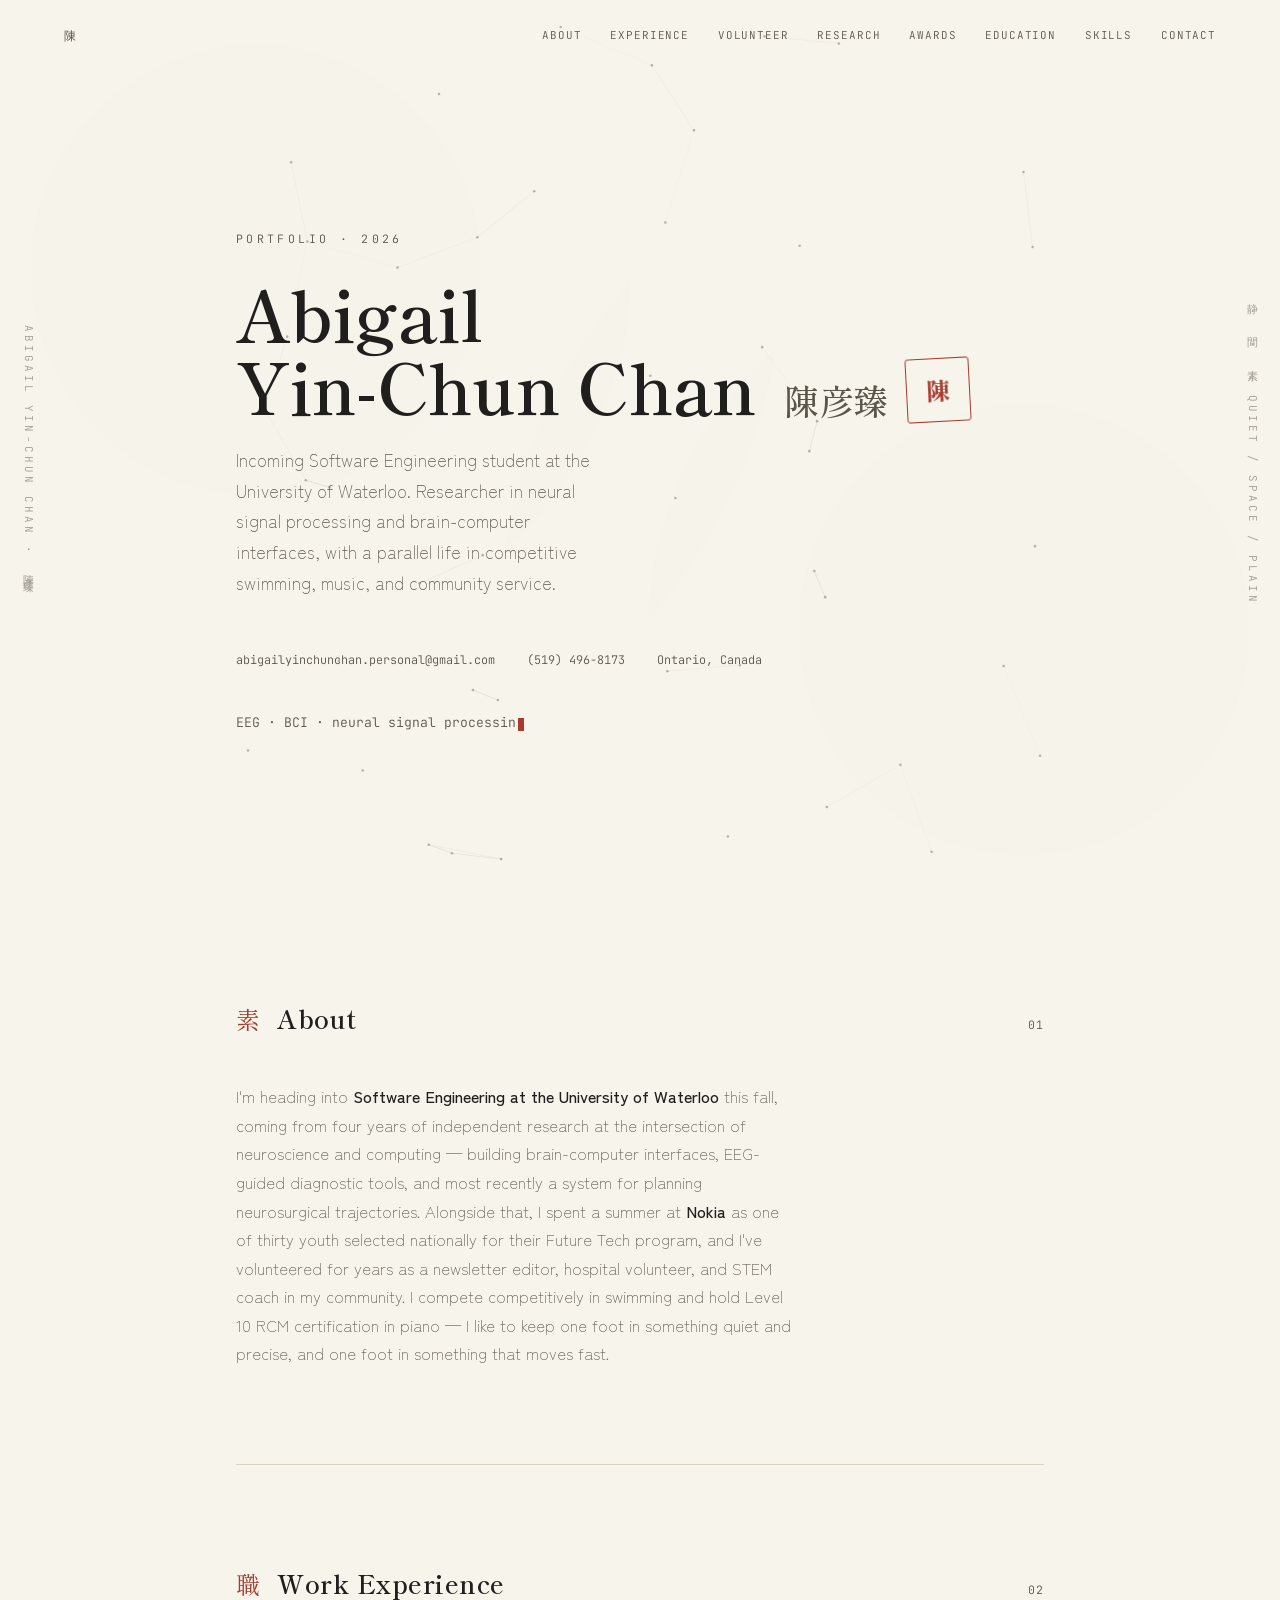
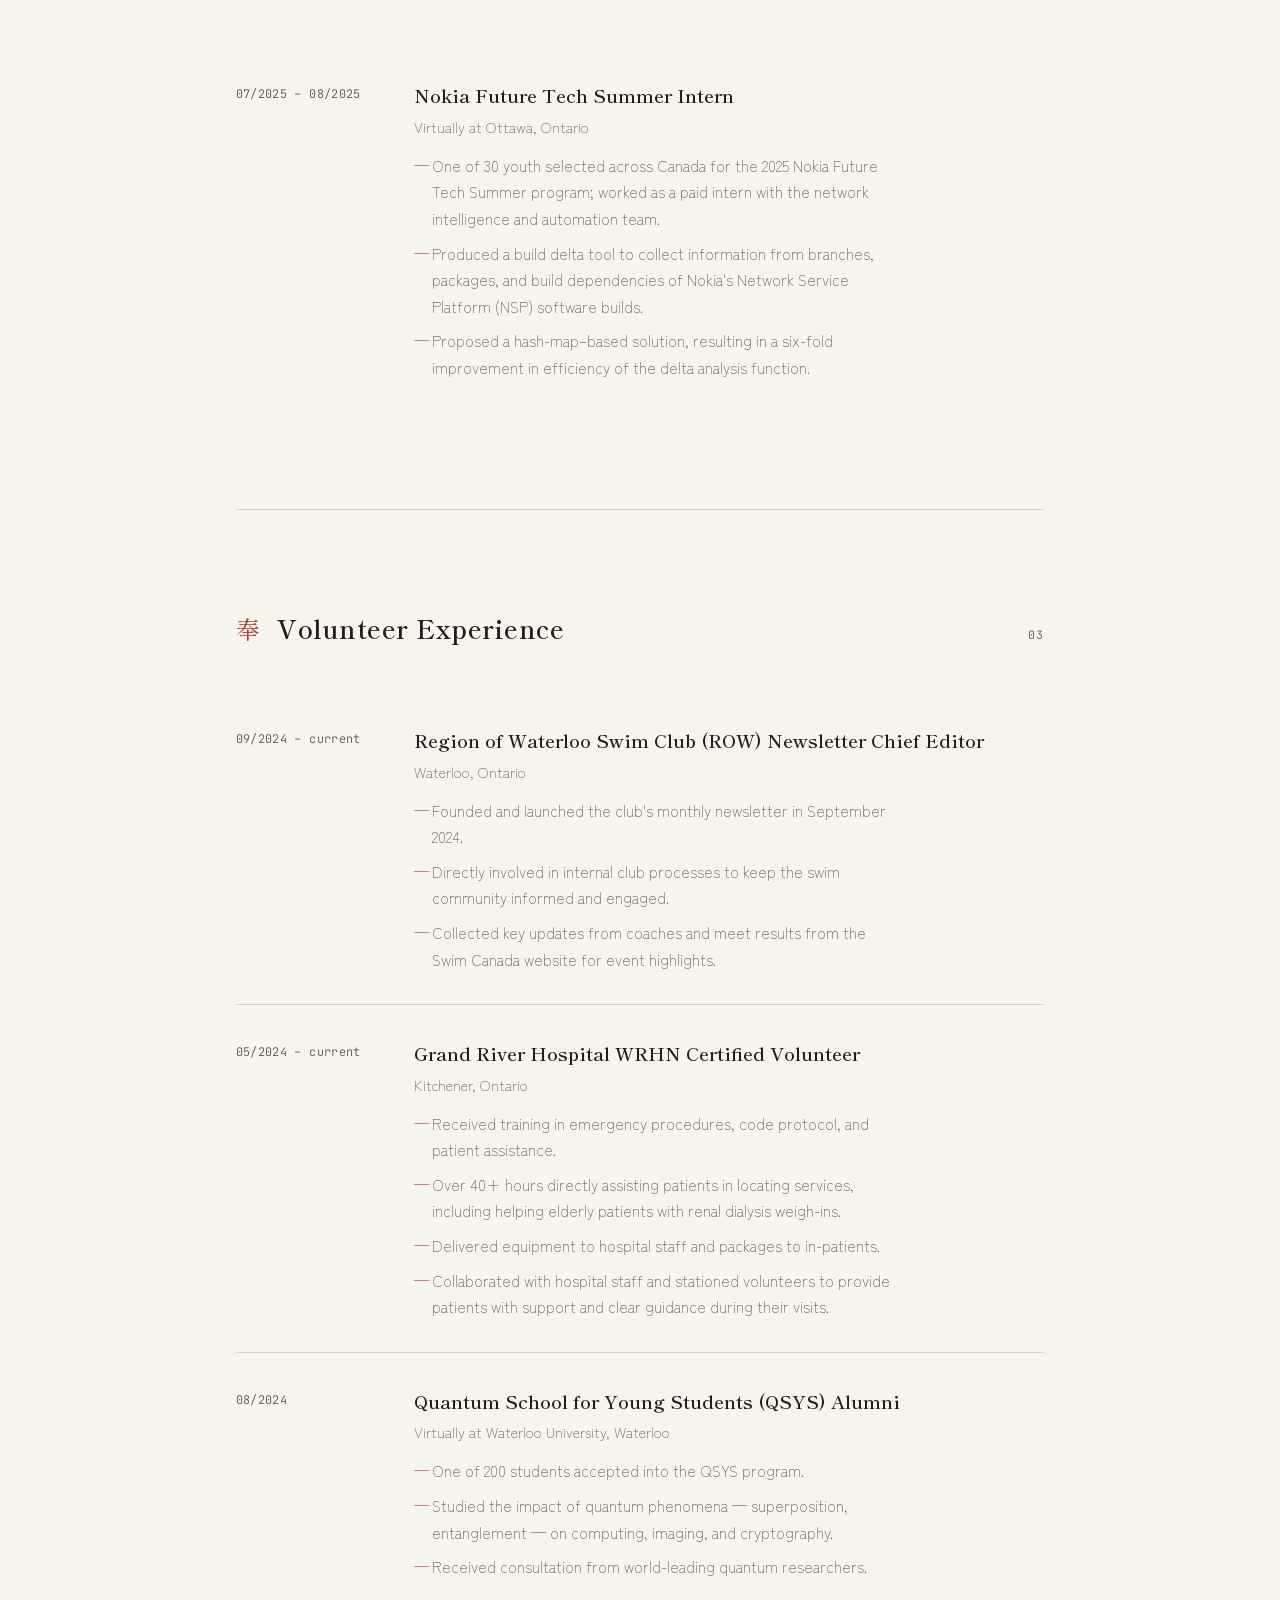
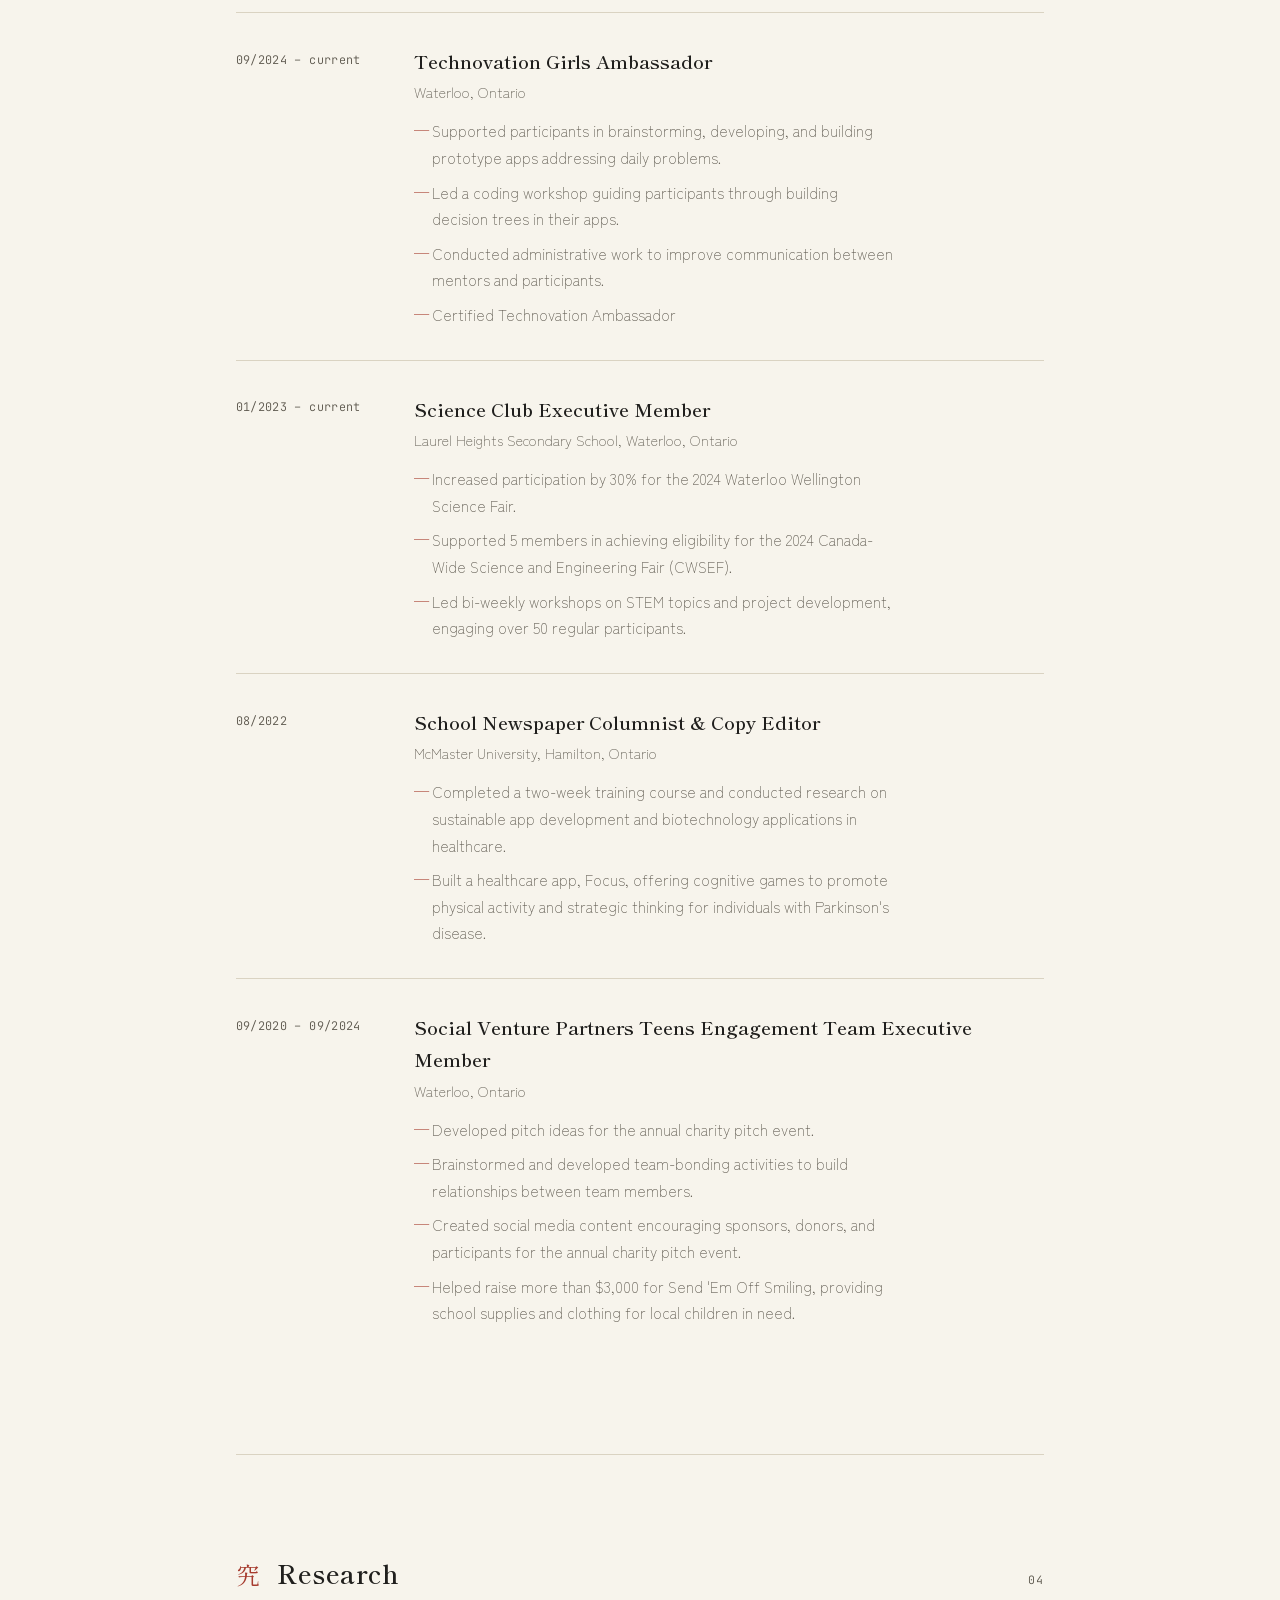
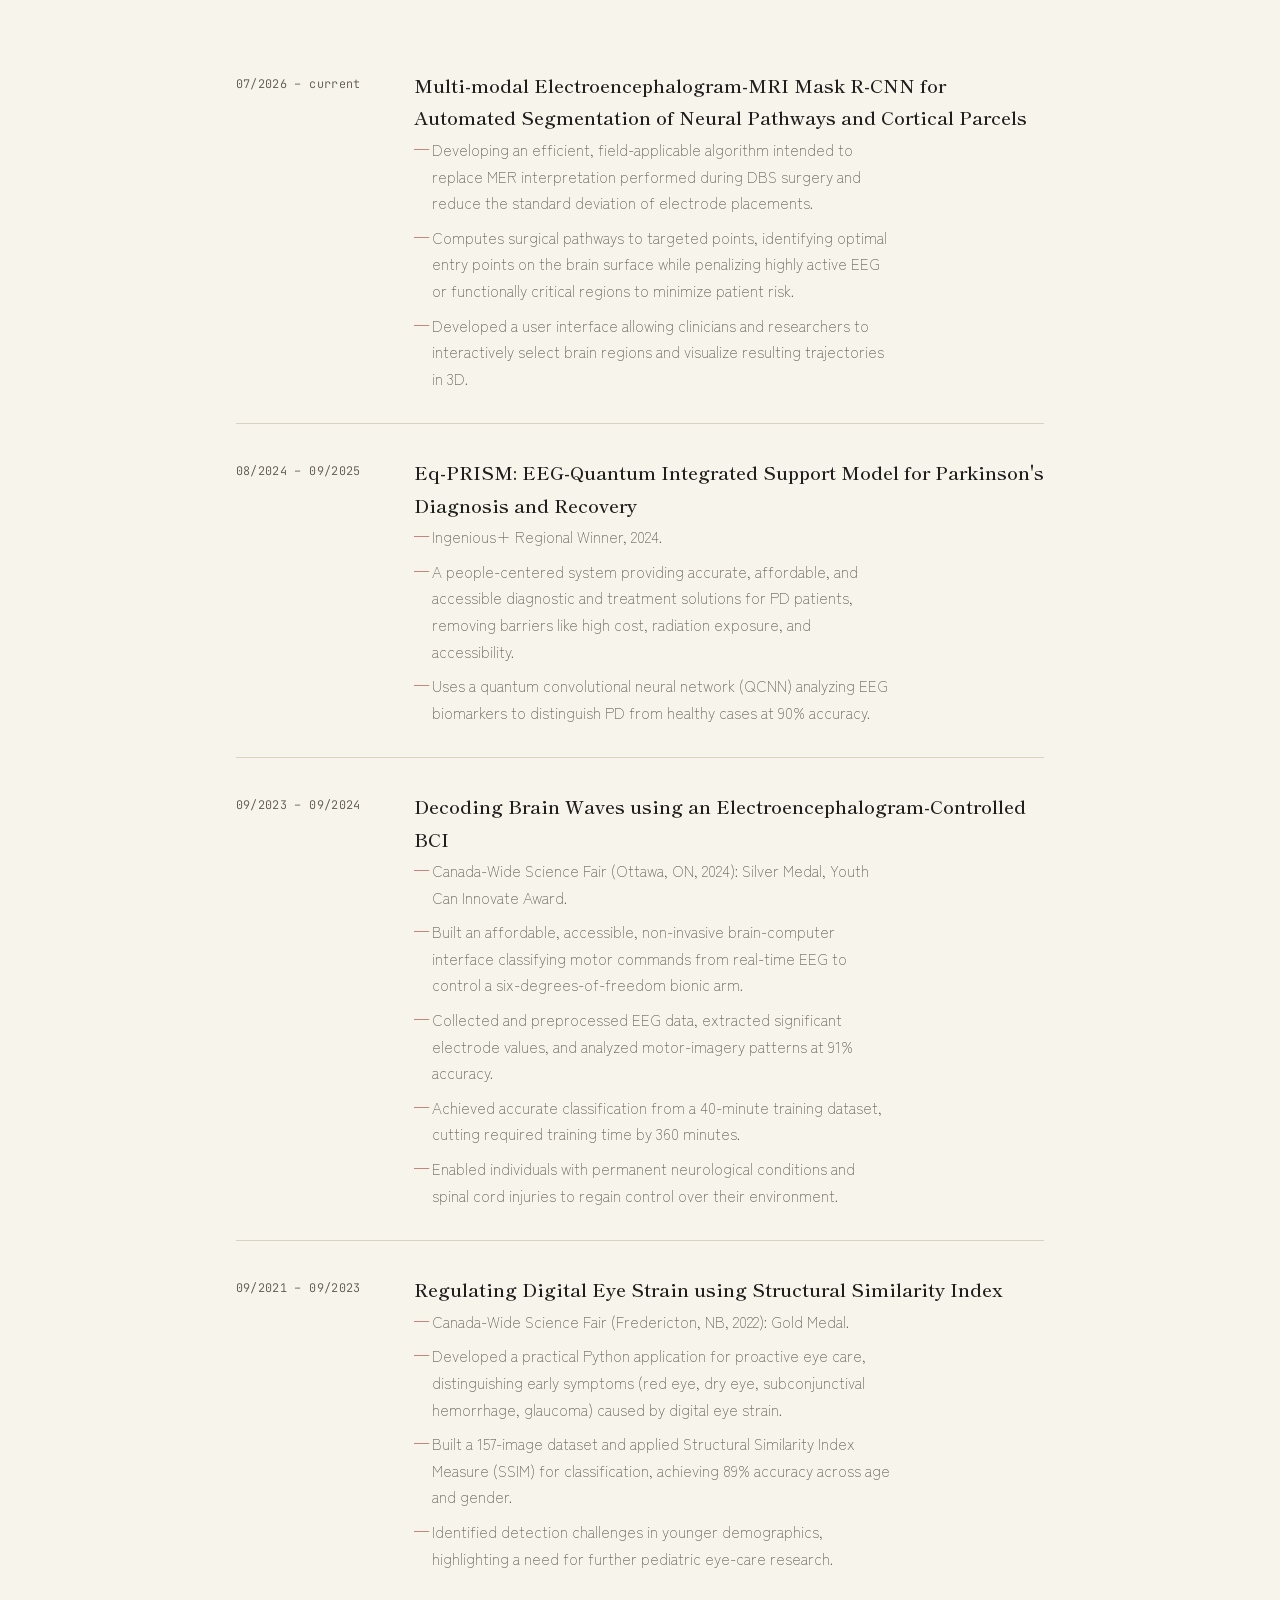
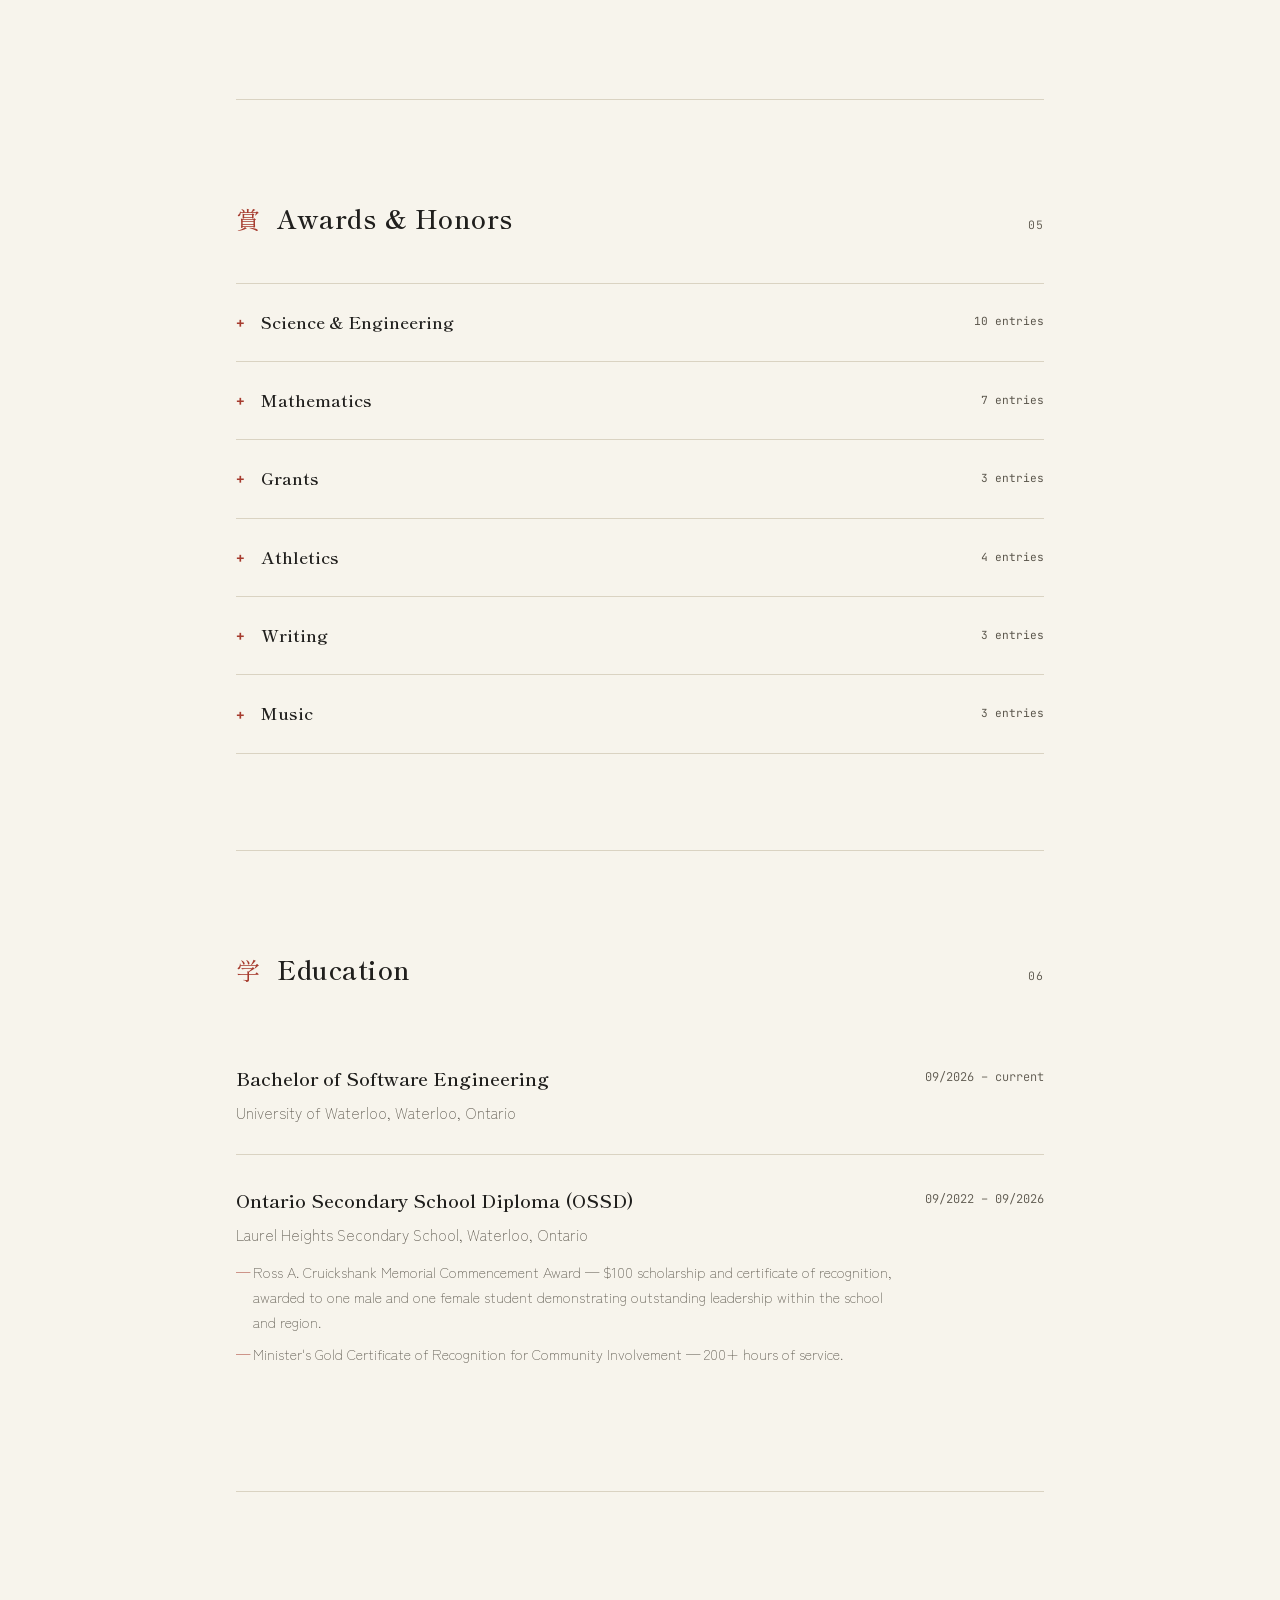
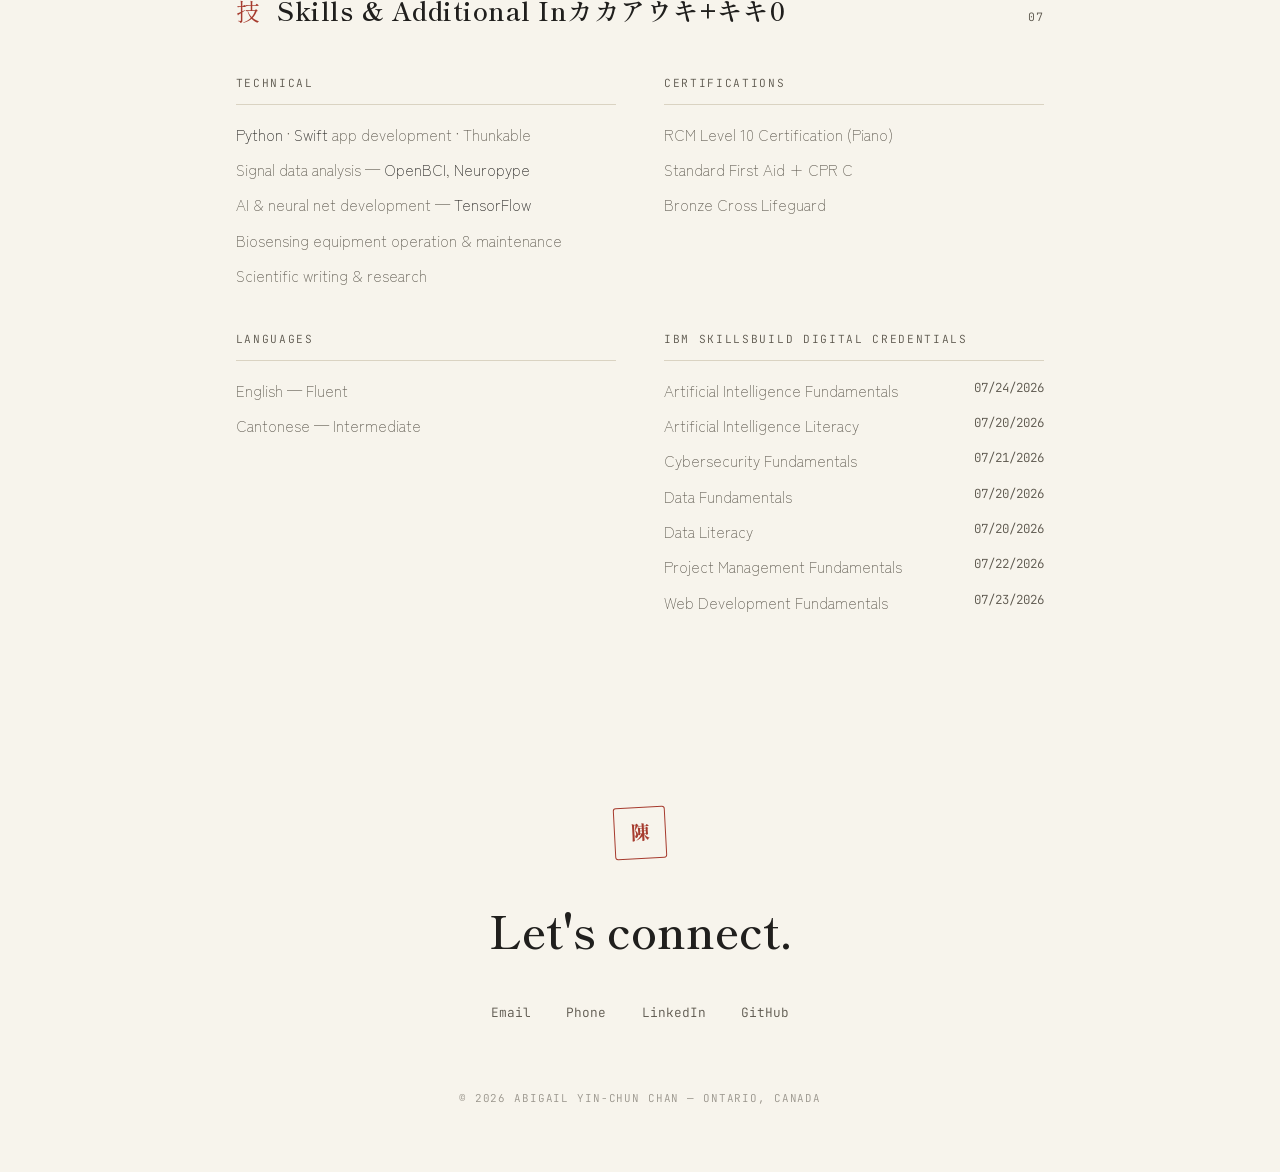
<file: test.html>
<!DOCTYPE html>
<html lang="en">
<head>
<meta charset="UTF-8">
<meta name="viewport" content="width=device-width, initial-scale=1.0">
<title>Abigail Yin-Chun Chan — Portfolio</title>
<link rel="preconnect" href="https://fonts.googleapis.com">
<link rel="preconnect" href="https://fonts.gstatic.com" crossorigin>
<link href="https://fonts.googleapis.com/css2?family=Shippori+Mincho:wght@400;500;600;700&family=Zen+Kaku+Gothic+New:wght@300;400;500;700&family=JetBrains+Mono:wght@400;500&display=swap" rel="stylesheet">
<style>
  :root{
    --paper: #F7F4EC;
    --paper-deep: #EFEADC;
    --ink: #201F1D;
    --ink-soft: #5B564C;
    --line: #DAD3C2;
    --seal: #A63B2E;

    --display: 'Shippori Mincho', serif;
    --body: 'Zen Kaku Gothic New', sans-serif;
    --mono: 'JetBrains Mono', monospace;
  }

  *{ margin:0; padding:0; box-sizing:border-box; }
  html{ scroll-behavior:smooth; }
  @media (prefers-reduced-motion: reduce){
    html{ scroll-behavior:auto; }
    *{ animation-duration:0.01ms !important; animation-iteration-count:1 !important; transition-duration:0.01ms !important; }
  }

  body{
    background:var(--paper);
    color:var(--ink);
    font-family:var(--body);
    font-weight:300;
    line-height:1.75;
    -webkit-font-smoothing:antialiased;
    overflow-x:hidden;
  }
  a{ color:inherit; text-decoration:none; }
  ::selection{ background:var(--seal); color:var(--paper); }
  :focus-visible{ outline:2px solid var(--seal); outline-offset:3px; }

  body::before{
    content:"";
    position:fixed; inset:0;
    pointer-events:none; z-index:1; opacity:0.35;
    background-image:
      radial-gradient(circle at 20% 30%, rgba(0,0,0,0.015) 0%, transparent 50%),
      radial-gradient(circle at 80% 70%, rgba(0,0,0,0.015) 0%, transparent 50%);
  }

  .rail{ position:fixed; top:0; bottom:0; width:56px; display:flex; align-items:center; justify-content:center; z-index:5; pointer-events:none; }
  .rail.left{ left:0; } .rail.right{ right:0; }
  .rail span{ writing-mode:vertical-rl; font-family:var(--mono); font-size:0.68rem; letter-spacing:0.28em; color:var(--ink-soft); opacity:0.55; text-transform:uppercase; }
  @media (max-width:900px){ .rail{ display:none; } }

  nav{ position:fixed; top:0; left:0; right:0; z-index:10; display:flex; justify-content:space-between; align-items:center; padding:1.6rem 4rem; pointer-events:none; }
  nav *{ pointer-events:auto; }
  .nav-mark{ font-family:var(--mono); font-size:0.72rem; letter-spacing:0.15em; color:var(--ink-soft); }
  .nav-links{ display:flex; gap:1.8rem; font-family:var(--mono); font-size:0.68rem; letter-spacing:0.08em; text-transform:uppercase; flex-wrap:wrap; justify-content:flex-end; }
  .nav-links a{ color:var(--ink-soft); position:relative; padding-bottom:2px; }
  .nav-links a::after{ content:""; position:absolute; left:0; right:0; bottom:-3px; height:1px; background:var(--seal); transform:scaleX(0); transform-origin:left; transition:transform 0.35s ease; }
  .nav-links a:hover::after, .nav-links a:focus-visible::after{ transform:scaleX(1); }
  @media (max-width:760px){ nav{ padding:1.2rem 1.6rem; } .nav-links{ display:none; } }
  @media (min-width:1000px){ .nav-links{ flex-wrap:nowrap; } }
  @media (min-width:900px){ .hero-name-row{ flex-wrap:nowrap; } }

  .wrap{ max-width:860px; margin:0 auto; padding:0 1.6rem; position:relative; z-index:2; }

  .hero{ min-height:100vh; display:flex; flex-direction:column; justify-content:center; padding-top:4rem; position:relative; overflow:hidden; }
  .hero-canvas{ position:absolute; inset:0; z-index:0; pointer-events:none; }
  .hero-content{ position:relative; z-index:1; }
  .hero-eyebrow{ font-family:var(--mono); font-size:0.72rem; letter-spacing:0.3em; color:var(--ink-soft); text-transform:uppercase; margin-bottom:1.6rem; opacity:0; animation:rise 0.9s 0.1s cubic-bezier(.2,.7,.2,1) forwards; }
  .hero-name-row{ display:flex; align-items:flex-end; gap:1.2rem; flex-wrap:wrap; }
  .hero h1{ font-family:var(--display); font-weight:600; font-size:clamp(2.4rem, 6.2vw, 4.4rem); line-height:1.05; letter-spacing:-0.01em; opacity:0; animation:rise 1s 0.25s cubic-bezier(.2,.7,.2,1) forwards; min-width:0; }
  .hero h1 .cjk{ font-size:0.5em; color:var(--ink-soft); font-weight:500; margin-left:0.3em; }
  .seal{ width:64px; height:64px; min-width:64px; border:1.5px solid var(--seal); color:var(--seal); display:flex; align-items:center; justify-content:center; font-family:var(--display); font-size:1.5rem; font-weight:700; border-radius:3px; transform:rotate(-3deg); opacity:0; animation:stamp 0.6s 0.9s cubic-bezier(.34,1.56,.64,1) forwards; flex-shrink:0; }
  .hero-role{ margin-top:1.4rem; font-size:1.1rem; font-weight:300; color:var(--ink-soft); max-width:40ch; opacity:0; animation:rise 0.9s 0.45s cubic-bezier(.2,.7,.2,1) forwards; }
  .hero-meta{ margin-top:3.2rem; display:flex; gap:2rem; flex-wrap:wrap; font-family:var(--mono); font-size:0.74rem; color:var(--ink-soft); opacity:0; animation:rise 0.9s 0.6s cubic-bezier(.2,.7,.2,1) forwards; }
  .hero-meta a:hover{ color:var(--seal); }

  .terminal{ margin-top:2.6rem; font-family:var(--mono); font-size:0.82rem; color:var(--ink-soft); min-height:1.4em; opacity:0; animation:rise 0.9s 0.78s cubic-bezier(.2,.7,.2,1) forwards; }
  .terminal .prompt-text{ white-space:pre; }
  .terminal .cursor{ display:inline-block; width:0.5em; height:1em; background:var(--seal); margin-left:2px; vertical-align:text-bottom; animation:blink 1s steps(1) infinite; }
  @keyframes blink{ 50%{ opacity:0; } }

  @keyframes rise{ from{ opacity:0; transform:translateY(16px); } to{ opacity:1; transform:translateY(0); } }
  @keyframes stamp{ 0%{ opacity:0; transform:rotate(-3deg) scale(1.4); } 100%{ opacity:1; transform:rotate(-3deg) scale(1); } }

  section{ padding:6rem 0; position:relative; }
  section + section{ border-top:1px solid var(--line); }
  .section-head{ display:flex; align-items:baseline; gap:1.1rem; margin-bottom:2.6rem; }
  .glyph{ font-family:var(--display); font-size:1.5rem; color:var(--seal); line-height:1; }
  .section-title{ font-family:var(--display); font-size:1.6rem; font-weight:600; letter-spacing:0.02em; }
  .section-num{ margin-left:auto; font-family:var(--mono); font-size:0.72rem; color:var(--ink-soft); letter-spacing:0.1em; }

  .reveal{ opacity:0; transform:translateY(24px); transition:opacity 0.8s cubic-bezier(.2,.7,.2,1), transform 0.8s cubic-bezier(.2,.7,.2,1); }
  .reveal.in{ opacity:1; transform:translateY(0); }

  .about-text{ font-size:1.02rem; color:var(--ink-soft); max-width:62ch; }
  .about-text strong{ color:var(--ink); font-weight:500; }

  .entry{ display:grid; grid-template-columns:150px 1fr; gap:1.8rem; padding:2rem 0; }
  .entry + .entry{ border-top:1px solid var(--line); }
  .entry-date{ font-family:var(--mono); font-size:0.74rem; color:var(--ink-soft); letter-spacing:0.03em; padding-top:0.3rem; }
  .entry-title{ font-family:var(--display); font-size:1.15rem; font-weight:600; margin-bottom:0.15rem; }
  .entry-org{ font-size:0.9rem; color:var(--ink-soft); margin-bottom:0.8rem; }
  .entry ul{ list-style:none; display:flex; flex-direction:column; gap:0.5rem; }
  .entry li{ position:relative; padding-left:1.1rem; font-size:0.95rem; color:var(--ink-soft); max-width:60ch; }
  .entry li::before{ content:"—"; position:absolute; left:0; color:var(--seal); }
  @media (max-width:600px){ .entry{ grid-template-columns:1fr; gap:0.5rem; } }

  .skill-groups{ display:grid; grid-template-columns:repeat(2, 1fr); gap:2.6rem 3rem; }
  @media (max-width:600px){ .skill-groups{ grid-template-columns:1fr; } }
  .skill-group-label{ font-family:var(--mono); font-size:0.7rem; letter-spacing:0.15em; text-transform:uppercase; color:var(--ink-soft); margin-bottom:1rem; padding-bottom:0.6rem; border-bottom:1px solid var(--line); }
  .skill-list{ display:flex; flex-direction:column; gap:0.55rem; font-size:0.95rem; color:var(--ink-soft); }
  .skill-list span.hl{ color:var(--ink); }
  .skill-list .cred-row{ display:flex; justify-content:space-between; gap:1rem; }
  .skill-list .cred-date{ font-family:var(--mono); font-size:0.78rem; color:var(--ink-soft); white-space:nowrap; }

  .skill-list a{
    color: inherit;
    text-decoration: none;
    border-bottom: 1px solid transparent;
    transition: color .25s ease, border-color .25s ease;
  }
  
  .skill-list a:hover{
      color: var(--seal);
      border-bottom-color: var(--seal);
  }
  .edu-item{ display:flex; justify-content:space-between; align-items:flex-start; gap:1.5rem; padding:1.8rem 0; }
  .edu-item + .edu-item{ border-top:1px solid var(--line); }
  .edu-degree{ font-family:var(--display); font-size:1.15rem; font-weight:600; }
  .edu-school{ color:var(--ink-soft); font-size:0.95rem; margin-top:0.3rem; }
  .edu-item ul{ list-style:none; margin-top:0.7rem; display:flex; flex-direction:column; gap:0.4rem; }
  .edu-item li{ position:relative; padding-left:1.1rem; font-size:0.9rem; color:var(--ink-soft); }
  .edu-item li::before{ content:"—"; position:absolute; left:0; color:var(--seal); }
  .edu-date{ font-family:var(--mono); font-size:0.75rem; color:var(--ink-soft); white-space:nowrap; padding-top:0.3rem; }
  @media (max-width:600px){ .edu-item{ flex-direction:column; gap:0.4rem; } }

  /* awards — scroll accordion */
  .award-group{ border-top:1px solid var(--line); }
  .award-group:last-child{ border-bottom:1px solid var(--line); }
  .award-group summary{
    list-style:none; cursor:pointer; padding:1.5rem 0; display:flex; align-items:center; gap:1rem;
    font-family:var(--display); font-size:1.05rem; font-weight:600;
  }
  .award-group summary::-webkit-details-marker{ display:none; }
  .award-group summary .count{ margin-left:auto; font-family:var(--mono); font-size:0.7rem; color:var(--ink-soft); font-weight:400; }
  .award-group summary .plus{ color:var(--seal); font-family:var(--mono); font-size:0.9rem; transition:transform 0.3s ease; }
  .award-group[open] summary .plus{ transform:rotate(45deg); }
  .award-body{ padding:0 0 2rem 0; }
  .award-row{ display:flex; gap:1rem; padding:0.85rem 0; border-top:1px solid var(--paper-deep); align-items:baseline; }
  .award-row:first-child{ border-top:none; }
  .award-name{ font-size:0.94rem; }
  .award-detail{ font-size:0.85rem; color:var(--ink-soft); margin-top:0.15rem; }
  .award-meta{ margin-left:auto; font-family:var(--mono); font-size:0.72rem; color:var(--ink-soft); white-space:nowrap; }

  footer{ padding:6rem 0 4rem; text-align:center; }
  .footer-seal{ width:52px; height:52px; margin:0 auto 2rem; border:1.5px solid var(--seal); color:var(--seal); border-radius:3px; display:flex; align-items:center; justify-content:center; font-family:var(--display); font-size:1.2rem; font-weight:700; transform:rotate(-3deg); }
  footer h2{ font-family:var(--display); font-size:clamp(1.8rem, 5vw, 2.8rem); font-weight:600; margin-bottom:1.6rem; }
  .footer-links{ display:flex; justify-content:center; gap:2.2rem; flex-wrap:wrap; margin-top:2rem; font-family:var(--mono); font-size:0.8rem; }
  .footer-links a{ color:var(--ink-soft); border-bottom:1px solid transparent; }
  .footer-links a:hover{ color:var(--seal); border-bottom-color:var(--seal); }
  .footer-note{ margin-top:4rem; font-family:var(--mono); font-size:0.68rem; color:var(--ink-soft); opacity:0.6; letter-spacing:0.08em; }
</style>
</head>
<body>

  <div class="rail left"><span>ABIGAIL YIN-CHUN CHAN · 陳彦臻</span></div>
  <div class="rail right"><span>静 · 間 · 素 — QUIET / SPACE / PLAIN</span></div>

  <nav>
    <div class="nav-mark">陳</div>
    <div class="nav-links">
      <a href="#about">About</a>
      <a href="#experience">Experience</a>
      <a href="#volunteer">Volunteer</a>
      <a href="#research">Research</a>
      <a href="#awards">Awards</a>
      <a href="#education">Education</a>
      <a href="#skills">Skills</a>
      <a href="#contact">Contact</a>
    </div>
  </nav>

  <div class="wrap">

    <!-- HERO -->
    <header class="hero">
      <canvas id="circuit" class="hero-canvas"></canvas>
      <div class="hero-content">
        <div class="hero-eyebrow">Portfolio · 2026</div>
        <div class="hero-name-row">
          <h1>Abigail<br>Yin-Chun Chan <span class="cjk">陳彦臻</span></h1>
          <div class="seal">陳</div>
        </div>
        <p class="hero-role">Incoming Software Engineering student at the University of Waterloo. Researcher in neural signal processing and brain-computer interfaces, with a parallel life in competitive swimming, music, and community service.</p>
        <div class="hero-meta">
          <a href="mailto:abigailyinchunchan.personal@gmail.com">abigailyinchunchan.personal@gmail.com</a>
          <a href="tel:+15194968173">(519) 496-8173</a>
          <a href="#">Ontario, Canada</a>
        </div>
        <div class="terminal"><span class="prompt-text" id="terminalLine">&gt; whoami</span><span class="cursor"></span></div>
      </div>
    </header>

    <!-- ABOUT -->
    <section id="about">
      <div class="section-head reveal">
        <span class="glyph">素</span>
        <span class="section-title">About</span>
        <span class="section-num">01</span>
      </div>
      <p class="about-text reveal">
        I'm heading into <strong>Software Engineering at the University of Waterloo</strong> this fall,
        coming from four years of independent research at the intersection of neuroscience and computing —
        building brain-computer interfaces, EEG-guided diagnostic tools, and most recently a system for
        planning neurosurgical trajectories. Alongside that, I spent a summer at <strong>Nokia</strong> as one
        of thirty youth selected nationally for their Future Tech program, and I've volunteered for years as
        a newsletter editor, hospital volunteer, and STEM coach in my community. I compete competitively in
        swimming and hold Level 10 RCM certification in piano — I like to keep one foot in something quiet
        and precise, and one foot in something that moves fast.
      </p>
    </section>

    <!-- WORK EXPERIENCE -->
    <section id="experience">
      <div class="section-head reveal">
        <span class="glyph">職</span>
        <span class="section-title">Work Experience</span>
        <span class="section-num">02</span>
      </div>

      <div class="entry reveal">
        <div class="entry-date">07/2025 – 08/2025</div>
        <div>
          <div class="entry-title">Nokia Future Tech Summer Intern</div>
          <div class="entry-org">Virtually at Ottawa, Ontario</div>
          <ul>
            <li>One of 30 youth selected across Canada for the 2025 Nokia Future Tech Summer program; worked as a paid intern with the network intelligence and automation team.</li>
            <li>Produced a build delta tool to collect information from branches, packages, and build dependencies of Nokia's Network Service Platform (NSP) software builds.</li>
            <li>Proposed a hash-map–based solution, resulting in a six-fold improvement in efficiency of the delta analysis function.</li>
          </ul>
        </div>
      </div>
    </section>

    <!-- VOLUNTEER -->
    <section id="volunteer">
      <div class="section-head reveal">
        <span class="glyph">奉</span>
        <span class="section-title">Volunteer Experience</span>
        <span class="section-num">03</span>
      </div>

      <div class="entry reveal">
        <div class="entry-date">09/2024 – current</div>
        <div>
          <div class="entry-title">Region of Waterloo Swim Club (ROW) Newsletter Chief Editor</div>
          <div class="entry-org">Waterloo, Ontario</div>
          <ul>
            <li>Founded and launched the club's monthly newsletter in September 2024.</li>
            <li>Directly involved in internal club processes to keep the swim community informed and engaged.</li>
            <li>Collected key updates from coaches and meet results from the Swim Canada website for event highlights.</li>
          </ul>
        </div>
      </div>

      <div class="entry reveal">
        <div class="entry-date">05/2024 – current</div>
        <div>
          <div class="entry-title">Grand River Hospital WRHN Certified Volunteer</div>
          <div class="entry-org">Kitchener, Ontario</div>
          <ul>
            <li>Received training in emergency procedures, code protocol, and patient assistance.</li>
            <li>Over 40+ hours directly assisting patients in locating services, including helping elderly patients with renal dialysis weigh-ins.</li>
            <li>Delivered equipment to hospital staff and packages to in-patients.</li>
            <li>Collaborated with hospital staff and stationed volunteers to provide patients with support and clear guidance during their visits.</li>
          </ul>
        </div>
      </div>

      <div class="entry reveal">
        <div class="entry-date">08/2024</div>
        <div>
          <div class="entry-title">Quantum School for Young Students (QSYS) Alumni</div>
          <div class="entry-org">Virtually at Waterloo University, Waterloo</div>
          <ul>
            <li>One of 200 students accepted into the QSYS program.</li>
            <li>Studied the impact of quantum phenomena — superposition, entanglement — on computing, imaging, and cryptography.</li>
            <li>Received consultation from world-leading quantum researchers.</li>
          </ul>
        </div>
      </div>
    
    <div class="entry reveal">
      <div class="entry-date">09/2024 – current</div>
      <div>
        <div class="entry-title">Technovation Girls Ambassador</div>
        <div class="entry-org">Waterloo, Ontario</div>
    
        <ul>
          <li>Supported participants in brainstorming, developing, and building prototype apps addressing daily problems.</li>
    
          <li>Led a coding workshop guiding participants through building decision trees in their apps.</li>
    
          <li>Conducted administrative work to improve communication between mentors and participants.</li>
    
          <li>
            <a href="certifications/Technovation%20Ambassador%20Certificate.pdf" target="_blank">
              Certified Technovation Ambassador
            </a>
          </li>
        </ul>
      </div>
    </div>

      <div class="entry reveal">
        <div class="entry-date">01/2023 – current</div>
        <div>
          <div class="entry-title">Science Club Executive Member</div>
          <div class="entry-org">Laurel Heights Secondary School, Waterloo, Ontario</div>
          <ul>
            <li>Increased participation by 30% for the 2024 Waterloo Wellington Science Fair.</li>
            <li>Supported 5 members in achieving eligibility for the 2024 Canada-Wide Science and Engineering Fair (CWSEF).</li>
            <li>Led bi-weekly workshops on STEM topics and project development, engaging over 50 regular participants.</li>
          </ul>
        </div>
      </div>

      <div class="entry reveal">
        <div class="entry-date">08/2022</div>
        <div>
          <div class="entry-title">School Newspaper Columnist &amp; Copy Editor</div>
          <div class="entry-org">McMaster University, Hamilton, Ontario</div>
          <ul>
            <li>Completed a two-week training course and conducted research on sustainable app development and biotechnology applications in healthcare.</li>
            <li>Built a healthcare app, Focus, offering cognitive games to promote physical activity and strategic thinking for individuals with Parkinson's disease.</li>
          </ul>
        </div>
      </div>

      <div class="entry reveal">
        <div class="entry-date">09/2020 – 09/2024</div>
        <div>
          <div class="entry-title">Social Venture Partners Teens Engagement Team Executive Member</div>
          <div class="entry-org">Waterloo, Ontario</div>
          <ul>
            <li>Developed pitch ideas for the annual charity pitch event.</li>
            <li>Brainstormed and developed team-bonding activities to build relationships between team members.</li>
            <li>Created social media content encouraging sponsors, donors, and participants for the annual charity pitch event.</li>
            <li>Helped raise more than $3,000 for Send 'Em Off Smiling, providing school supplies and clothing for local children in need.</li>
          </ul>
        </div>
      </div>
    </section>

    <!-- RESEARCH -->
    <section id="research">
      <div class="section-head reveal">
        <span class="glyph">究</span>
        <span class="section-title">Research</span>
        <span class="section-num">04</span>
      </div>

      <div class="entry reveal">
        <div class="entry-date">07/2026 – current</div>
        <div>
          <div class="entry-title">Multi-modal Electroencephalogram-MRI Mask R-CNN for Automated Segmentation of Neural Pathways and Cortical Parcels</div>
          <ul>
            <li>Developing an efficient, field-applicable algorithm intended to replace MER interpretation performed during DBS surgery and reduce the standard deviation of electrode placements.</li>
            <li>Computes surgical pathways to targeted points, identifying optimal entry points on the brain surface while penalizing highly active EEG or functionally critical regions to minimize patient risk.</li>
            <li>Developed a user interface allowing clinicians and researchers to interactively select brain regions and visualize resulting trajectories in 3D.</li>
          </ul>
        </div>
      </div>

      <div class="entry reveal">
        <div class="entry-date">08/2024 – 09/2025</div>
        <div>
          <div class="entry-title">Eq-PRISM: EEG-Quantum Integrated Support Model for Parkinson's Diagnosis and Recovery</div>
          <ul>
            <li>Ingenious+ Regional Winner, 2024.</li>
            <li>A people-centered system providing accurate, affordable, and accessible diagnostic and treatment solutions for PD patients, removing barriers like high cost, radiation exposure, and accessibility.</li>
            <li>Uses a quantum convolutional neural network (QCNN) analyzing EEG biomarkers to distinguish PD from healthy cases at 90% accuracy.</li>
          </ul>
        </div>
      </div>

      <div class="entry reveal">
        <div class="entry-date">09/2023 – 09/2024</div>
        <div>
          <div class="entry-title">Decoding Brain Waves using an Electroencephalogram-Controlled BCI</div>
          <ul>
            <li>Canada-Wide Science Fair (Ottawa, ON, 2024): Silver Medal, Youth Can Innovate Award.</li>
            <li>Built an affordable, accessible, non-invasive brain-computer interface classifying motor commands from real-time EEG to control a six-degrees-of-freedom bionic arm.</li>
            <li>Collected and preprocessed EEG data, extracted significant electrode values, and analyzed motor-imagery patterns at 91% accuracy.</li>
            <li>Achieved accurate classification from a 40-minute training dataset, cutting required training time by 360 minutes.</li>
            <li>Enabled individuals with permanent neurological conditions and spinal cord injuries to regain control over their environment.</li>
          </ul>
        </div>
      </div>

      <div class="entry reveal">
        <div class="entry-date">09/2021 – 09/2023</div>
        <div>
          <div class="entry-title">Regulating Digital Eye Strain using Structural Similarity Index</div>
          <ul>
            <li>Canada-Wide Science Fair (Fredericton, NB, 2022): Gold Medal.</li>
            <li>Developed a practical Python application for proactive eye care, distinguishing early symptoms (red eye, dry eye, subconjunctival hemorrhage, glaucoma) caused by digital eye strain.</li>
            <li>Built a 157-image dataset and applied Structural Similarity Index Measure (SSIM) for classification, achieving 89% accuracy across age and gender.</li>
            <li>Identified detection challenges in younger demographics, highlighting a need for further pediatric eye-care research.</li>
          </ul>
        </div>
      </div>
    </section>

    <!-- AWARDS -->
    <section id="awards">
      <div class="section-head reveal">
        <span class="glyph">賞</span>
        <span class="section-title">Awards &amp; Honors</span>
        <span class="section-num">05</span>
      </div>

      <details class="award-group reveal">
        <summary><span class="plus">+</span> Science &amp; Engineering <span class="count">10 entries</span></summary>
        <div class="award-body">
          <div class="award-row"><div><div class="award-name">Canada-Wide Science Fair — Intermediate Division: ThinkNet</div><div class="award-detail">Decoding Brain Waves using an EEG-controlled BCI — Silver Medallion, Youth Can Innovate Award, $750 cash prize, $2,000 Western University &amp; $4,000 Mount Allison University scholarships</div></div><div class="award-meta">2024</div></div>
          <div class="award-row"><div><div class="award-name">Canada-Wide Science Fair — Junior Division</div><div class="award-detail">Regulating Digital Eye Strain using SSIM — Gold Medallion, $4,000 Western University scholarship</div></div><div class="award-meta">2022</div></div>
          <div class="award-row"><div><div class="award-name">Waterloo Wellington Regional Science &amp; Engineering Fair — Senior Division</div><div class="award-detail">Gold Medallion, $1,000 scholarships each from Waterloo, Laurier &amp; Guelph</div></div><div class="award-meta">2026</div></div>
          <div class="award-row"><div><div class="award-name">Waterloo Wellington Regional Science &amp; Engineering Fair — Senior Division</div><div class="award-detail">Gold Medallion, $1,000 scholarships each from Waterloo, Laurier &amp; Guelph</div></div><div class="award-meta">2025</div></div>
          <div class="award-row"><div><div class="award-name">Waterloo Wellington Regional Science &amp; Engineering Fair — Intermediate Division</div><div class="award-detail">Gold Medallion, $150 cash prize, $750 SHAD scholarship, Award of Merit</div></div><div class="award-meta">2024</div></div>
          <div class="award-row"><div><div class="award-name">Waterloo Wellington Regional Science &amp; Engineering Fair — Intermediate Division</div><div class="award-detail">Gold Medallion, $100 cash prize, $500 SHAD scholarship</div></div><div class="award-meta">2023</div></div>
          <div class="award-row"><div><div class="award-name">Waterloo Wellington Regional Science &amp; Engineering Fair — Junior Division</div><div class="award-detail">Gold Medallion, $80 cash prize, $500 SHAD scholarship, Award of Merit</div></div><div class="award-meta">2022</div></div>
          <div class="award-row"><div><div class="award-name">Technovation Girls Canada Challenge</div><div class="award-detail">National Semifinalist, Waterloo Chapter Grand Prize Winner</div></div><div class="award-meta">2025</div></div>
          <div class="award-row"><div><div class="award-name">Technovation Girls Canada Challenge</div><div class="award-detail">Waterloo Chapter Grand Prize Winner</div></div><div class="award-meta">2024</div></div>
          <div class="award-row"><div><div class="award-name">Technovation Girls Canada Challenge</div><div class="award-detail">Waterloo Chapter Best Pitch Award</div></div><div class="award-meta">2023</div></div>
          <div class="award-row"><div><div class="award-name">Canadian Youth Science Conference</div><div class="award-detail">Gold Award, Grand Prize Winner, $500 SHAD scholarship</div></div><div class="award-meta">2024</div></div>
        </div>
      </details>

      <details class="award-group reveal">
        <summary><span class="plus">+</span> Mathematics <span class="count">7 entries</span></summary>
        <div class="award-body">
          <div class="award-row"><div><div class="award-name">Canadian Senior Mathematics Contest</div><div class="award-detail">Certificate of Distinction — Top 25%</div></div><div class="award-meta">2025</div></div>
          <div class="award-row"><div><div class="award-name">Fryer Contest</div><div class="award-detail">Certificate of Distinction — Top 25%</div></div><div class="award-meta">2025</div></div>
          <div class="award-row"><div><div class="award-name">Cayley Contest</div><div class="award-detail">Certificate of Distinction — Score 126, Top 25%</div></div><div class="award-meta">2024</div></div>
          <div class="award-row"><div><div class="award-name">Galois Contest</div><div class="award-detail">Certificate of Distinction — Group V, Score 31</div></div><div class="award-meta">2024</div></div>
          <div class="award-row"><div><div class="award-name">Canadian Intermediate Mathematics Contest (CIMC)</div><div class="award-detail">Certificate of Distinction — Score 47, Top 25% of 8,450 participants (National Average 30.1)</div></div><div class="award-meta">2022</div></div>
          <div class="award-row"><div><div class="award-name">Pascal Contest</div><div class="award-detail">Certificate of Distinction — Score 132, Top 25%</div></div><div class="award-meta">2022 – 23</div></div>
          <div class="award-row"><div><div class="award-name">Gauss Contest</div><div class="award-detail">Certificate of Distinction — Score 127, Top 25%</div></div><div class="award-meta">2022</div></div>
        </div>
      </details>

      <details class="award-group reveal">
        <summary><span class="plus">+</span> Grants <span class="count">3 entries</span></summary>
        <div class="award-body">
          <div class="award-row"><div><div class="award-name">Youth Creativity Fund</div><div class="award-detail">$500 individual entry grant</div></div><div class="award-meta">2025</div></div>
          <div class="award-row"><div><div class="award-name">Ingenious+ Regional Award — EEG-Quantum Integrated Support Model for Parkinson's Diagnosis and Recovery</div><div class="award-detail">$1,000 cash prize</div></div><div class="award-meta">2025</div></div>
          <div class="award-row"><div><div class="award-name">Ingenious+ Regional Award — EM-PATH: EEG-MRI Brain Models for Automated Computation of Neurosurgical Trajectories</div><div class="award-detail">$1,000 cash prize</div></div><div class="award-meta">2026</div></div>
          <div class="award-row"><div><div class="award-name">Sprout Ideas Fellowship — Beyond the Blocks</div><div class="award-detail">$5,000 grant; organized elite swimmers (14–18) to mentor junior ROW athletes (13 and under) through development workshops, building confidence, team bonding, and passing down ROW values across generations of swimmers</div></div><div class="award-meta">—</div></div>
        </div>
      </details>

      <details class="award-group reveal">
        <summary><span class="plus">+</span> Athletics <span class="count">4 entries</span></summary>
        <div class="award-body">
          <div class="award-row"><div><div class="award-name">Most Valued Swimmer</div></div><div class="award-meta">2018 – 19</div></div>
          <div class="award-row"><div><div class="award-name">Ontario Open Water Championships — 17&amp;O Division, 1000m</div><div class="award-detail">Bronze Medalist</div></div><div class="award-meta">—</div></div>
          <div class="award-row"><div><div class="award-name">Most Spirited Award</div></div><div class="award-meta">2024 – 25</div></div>
          <div class="award-row"><div><div class="award-name">Senior Athlete of the Year</div></div><div class="award-meta">2024 – 25</div></div>
        </div>
      </details>

      <details class="award-group reveal">
        <summary><span class="plus">+</span> Writing <span class="count">3 entries</span></summary>
        <div class="award-body">
          <div class="award-row"><div><div class="award-name">Laurel Heights Secondary School Editor's Award for The Forecast</div><div class="award-detail">In recognition of 3 years of membership and contributions</div></div><div class="award-meta">2025</div></div>
          <div class="award-row"><div><div class="award-name">My Canada Project Competition</div><div class="award-detail">Third place</div></div><div class="award-meta">2022</div></div>
          <div class="award-row"><div><div class="award-name">Polar Expressions Publishing National Short Story Writing Competition</div><div class="award-detail">National Champion — 1st place</div></div><div class="award-meta">2021</div></div>
        </div>
      </details>

      <details class="award-group reveal">
        <summary><span class="plus">+</span> Music <span class="count">3 entries</span></summary>
        <div class="award-body">
          <div class="award-row"><div><div class="award-name">Waterloo Kiwanis Music Festival Provincials Delegate</div></div><div class="award-meta">2021</div></div>
          <div class="award-row"><div><div class="award-name">Ontario Music Festival Association (OMFA) Niagara Provincials Competition</div><div class="award-detail">Honorable Mention</div></div><div class="award-meta">2019</div></div>
          <div class="award-row"><div><div class="award-name">Waterloo Kiwanis Music Festival Provincials Delegate</div></div><div class="award-meta">2019</div></div>
        </div>
      </details>
    </section>

    <!-- EDUCATION -->
    <section id="education">
      <div class="section-head reveal">
        <span class="glyph">学</span>
        <span class="section-title">Education</span>
        <span class="section-num">06</span>
      </div>

      <div class="edu-item reveal">
        <div>
          <div class="edu-degree">Bachelor of Software Engineering</div>
          <div class="edu-school">University of Waterloo, Waterloo, Ontario</div>
        </div>
        <div class="edu-date">09/2026 – current</div>
      </div>
      <div class="edu-item reveal">
        <div>
          <div class="edu-degree">Ontario Secondary School Diploma (OSSD)</div>
          <div class="edu-school">Laurel Heights Secondary School, Waterloo, Ontario</div>
          <ul>
            <li>Ross A. Cruickshank Memorial Commencement Award — $100 scholarship and certificate of recognition, awarded to one male and one female student demonstrating outstanding leadership within the school and region.</li>
            <li>Minister's Gold Certificate of Recognition for Community Involvement — 200+ hours of service.</li>
          </ul>
        </div>
        <div class="edu-date">09/2022 – 09/2026</div>
      </div>
    </section>

    <!-- SKILLS / ADDITIONAL -->
    <section id="skills">
      <div class="section-head reveal">
        <span class="glyph">技</span>
        <span class="section-title">Skills &amp; Additional Information</span>
        <span class="section-num">07</span>
      </div>

      <div class="skill-groups">
        <div>
          <div class="skill-group-label">Technical</div>
          <div class="skill-list">
            <span><span class="hl">Python</span> · <span class="hl">Swift</span> app development · Thunkable</span>
            <span>Signal data analysis — <span class="hl">OpenBCI</span>, <span class="hl">Neuropype</span></span>
            <span>AI &amp; neural net development — <span class="hl">TensorFlow</span></span>
            <span>Biosensing equipment operation &amp; maintenance</span>
            <span>Scientific writing &amp; research</span>
          </div>
        </div>
        <div>
          <div class="skill-group-label">Certifications</div>
          <div class="skill-list">
            <span>RCM Level 10 Certification (Piano)</span>
            <span>Standard First Aid + CPR C</span>
            <span>Bronze Cross Lifeguard</span>
          </div>
        </div>
        <div>
          <div class="skill-group-label">Languages</div>
          <div class="skill-list">
            <span>English — Fluent</span>
            <span>Cantonese — Intermediate</span>
          </div>
        </div>
        <div>
          <div class="skill-group-label">IBM SkillsBuild Digital Credentials</div>
        
          <div class="skill-list">
        
            <span class="cred-row">
              <span>
                <a href="certifications/Artificial%20Intelligence%20Fundamentals.pdf" target="_blank">
                  Artificial Intelligence Fundamentals
                </a>
              </span>
              <span class="cred-date">07/24/2026</span>
            </span>
        
            <span class="cred-row">
              <span>
                <a href="certifications/AI%20Literacy.pdf" target="_blank">
                  Artificial Intelligence Literacy
                </a>
              </span>
              <span class="cred-date">07/20/2026</span>
            </span>
        
            <span class="cred-row">
              <span>
                <a href="certifications/Cybersecurity%20Fundamentals.pdf" target="_blank">
                  Cybersecurity Fundamentals
                </a>
              </span>
              <span class="cred-date">07/21/2026</span>
            </span>
        
            <span class="cred-row">
              <span>
                <a href="certifications/Data%20Fundamentals.pdf" target="_blank">
                  Data Fundamentals
                </a>
              </span>
              <span class="cred-date">07/20/2026</span>
            </span>
        
            <span class="cred-row">
              <span>
                <a href="certifications/Data%20Literacy.pdf" target="_blank">
                  Data Literacy
                </a>
              </span>
              <span class="cred-date">07/20/2026</span>
            </span>
        
            <span class="cred-row">
              <span>
                <a href="certifications/Project%20Management%20Fundamentals.pdf" target="_blank">
                  Project Management Fundamentals
                </a>
              </span>
              <span class="cred-date">07/22/2026</span>
            </span>
        
            <span class="cred-row">
              <span>
                <a href="certifications/Web%20Development%20Fundamentals.pdf" target="_blank">
                  Web Development Fundamentals
                </a>
              </span>
              <span class="cred-date">07/23/2026</span>
            </span>
          </div>
        </div>
      </div>
    </section>

  </div>

  <!-- CONTACT / FOOTER -->
  <footer id="contact">
    <div class="footer-seal">陳</div>
    <h2>Let's connect.</h2>
    <div class="footer-links">
      <a href="mailto:abigailyinchunchan.personal@gmail.com">Email</a>
      <a href="tel:+15194968173">Phone</a>
      <a href="#">LinkedIn</a>
      <a href="#">GitHub</a>
    </div>
    <div class="footer-note">© 2026 ABIGAIL YIN-CHUN CHAN — ONTARIO, CANADA</div>
  </footer>

  <script>
    const reducedMotion = window.matchMedia('(prefers-reduced-motion: reduce)').matches;

    /* ---- scroll reveal + code-decrypt title effect ---- */
    const scrambleChars = "01アイウエオカキクケコ<>{}/+=;_".split('');
    function scramble(el){
      const original = el.textContent;
      let iterations = 0;
      const interval = setInterval(()=>{
        el.textContent = original.split('').map((ch, idx)=>{
          if (ch === ' ') return ' ';
          if (idx < iterations) return original[idx];
          return scrambleChars[Math.floor(Math.random()*scrambleChars.length)];
        }).join('');
        iterations += 1;
        if (iterations > original.length){
          clearInterval(interval);
          el.textContent = original;
        }
      }, 35);
    }

    const els = document.querySelectorAll('.reveal');
    const io = new IntersectionObserver((entries) => {
      entries.forEach(e => {
        if (e.isIntersecting) {
          e.target.classList.add('in');
          if (!reducedMotion){
            const glyph = e.target.querySelector('.glyph');
            const title = e.target.querySelector('.section-title');
            if (glyph) scramble(glyph);
            if (title) scramble(title);
          }
          io.unobserve(e.target);
        }
      });
    }, { threshold: 0.1 });
    els.forEach(el => io.observe(el));

    /* ---- hero circuit — a quiet constellation that leans toward the cursor ---- */
    function initCircuit(){
      const canvas = document.getElementById('circuit');
      if (!canvas) return;
      const ctx = canvas.getContext('2d');
      const host = canvas.parentElement;
      let w, h, dots = [];
      let mouse = { x: -9999, y: -9999 };

      function resize(){
        w = canvas.width = host.offsetWidth;
        h = canvas.height = host.offsetHeight;
        const count = Math.min(70, Math.floor((w * h) / 16000));
        dots = Array.from({ length: count }, () => ({
          x: Math.random() * w,
          y: Math.random() * h,
          vx: (Math.random() - 0.5) * 0.18,
          vy: (Math.random() - 0.5) * 0.18
        }));
      }

      host.addEventListener('mousemove', (e) => {
        const rect = canvas.getBoundingClientRect();
        mouse.x = e.clientX - rect.left;
        mouse.y = e.clientY - rect.top;
      });
      host.addEventListener('mouseleave', () => { mouse.x = -9999; mouse.y = -9999; });

      function frame(){
        ctx.clearRect(0, 0, w, h);
        for (let i = 0; i < dots.length; i++){
          const d = dots[i];
          d.x += d.vx; d.y += d.vy;
          if (d.x < 0 || d.x > w) d.vx *= -1;
          if (d.y < 0 || d.y > h) d.vy *= -1;

          ctx.beginPath();
          ctx.arc(d.x, d.y, 1.3, 0, Math.PI * 2);
          ctx.fillStyle = 'rgba(32,31,29,0.3)';
          ctx.fill();

          for (let j = i + 1; j < dots.length; j++){
            const o = dots[j];
            const dx = d.x - o.x, dy = d.y - o.y;
            const dist = Math.sqrt(dx*dx + dy*dy);
            if (dist < 110){
              ctx.beginPath();
              ctx.moveTo(d.x, d.y);
              ctx.lineTo(o.x, o.y);
              ctx.strokeStyle = `rgba(91,86,76,${0.14 * (1 - dist / 110)})`;
              ctx.lineWidth = 1;
              ctx.stroke();
            }
          }

          const mdx = d.x - mouse.x, mdy = d.y - mouse.y;
          const mdist = Math.sqrt(mdx*mdx + mdy*mdy);
          if (mdist < 160){
            ctx.beginPath();
            ctx.moveTo(d.x, d.y);
            ctx.lineTo(mouse.x, mouse.y);
            ctx.strokeStyle = `rgba(166,59,46,${0.3 * (1 - mdist / 160)})`;
            ctx.lineWidth = 1;
            ctx.stroke();
          }
        }
        if (!reducedMotion) requestAnimationFrame(frame);
      }

      resize();
      window.addEventListener('resize', resize);
      frame();
    }

    /* ---- terminal typewriter — a little proof of life in the hero ---- */
    function initTerminal(){
      const el = document.getElementById('terminalLine');
      if (!el) return;
      const pairs = [
        ["whoami", "Abigail Yin-Chun Chan"],
        ["cat focus.txt", "EEG · BCI · neural signal processing"],
        ["echo $FALL_2026", "Software Engineering @ University of Waterloo"]
      ];

      if (reducedMotion){
        el.textContent = "> " + pairs[0][0];
        return;
      }

      let p = 0;
      function typeText(text, prefix, done){
        let i = 0;
        const t = setInterval(() => {
          el.textContent = prefix + text.slice(0, i + 1);
          i++;
          if (i >= text.length){ clearInterval(t); done(); }
        }, 45);
      }
      function eraseText(done){
        let text = el.textContent;
        const t = setInterval(() => {
          text = text.slice(0, -1);
          el.textContent = text;
          if (text.length === 0){ clearInterval(t); done(); }
        }, 20);
      }
      function loop(){
        const [cmd, out] = pairs[p];
        typeText(cmd, "> ", () => {
          setTimeout(() => {
            typeText(out, "", () => {
              setTimeout(() => {
                eraseText(() => {
                  p = (p + 1) % pairs.length;
                  loop();
                });
              }, 1500);
            });
          }, 400);
        });
      }
      loop();
    }

    initCircuit();
    initTerminal();
  </script>

</body>
</html>
</file>
